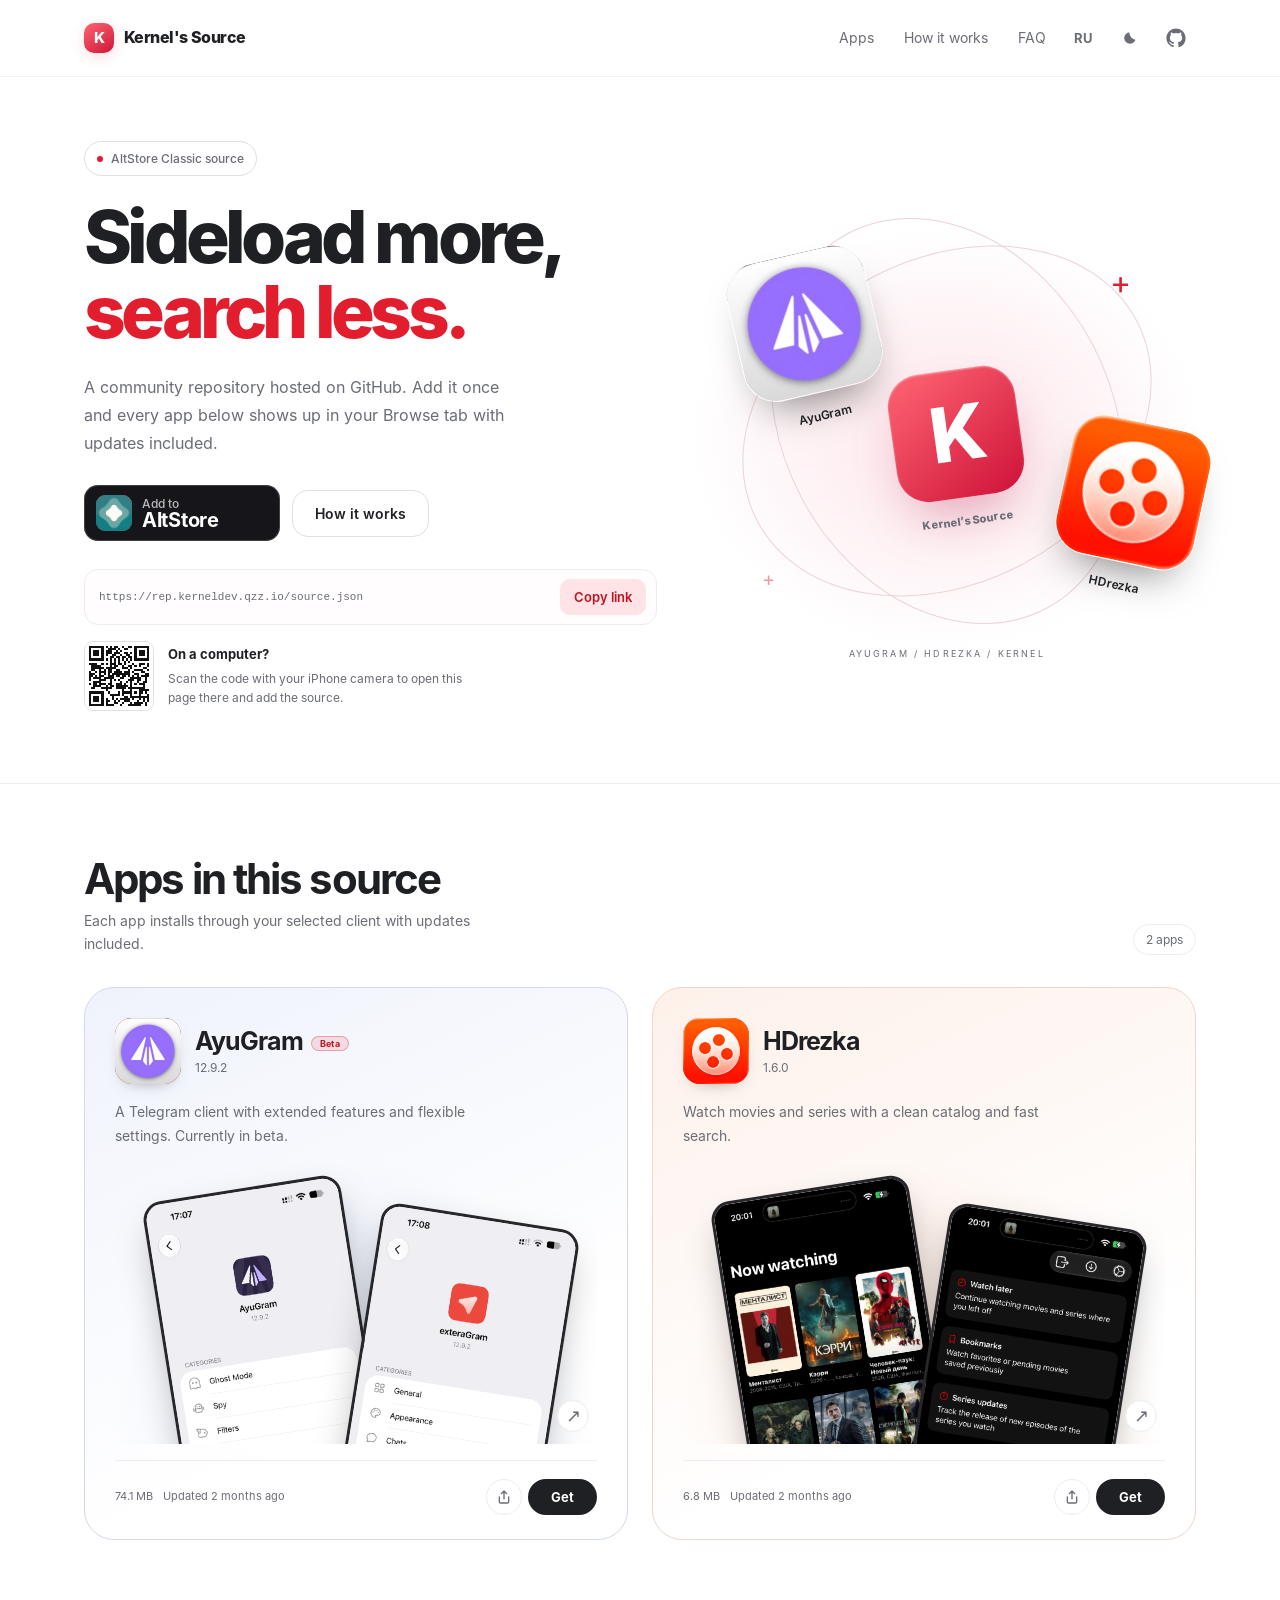
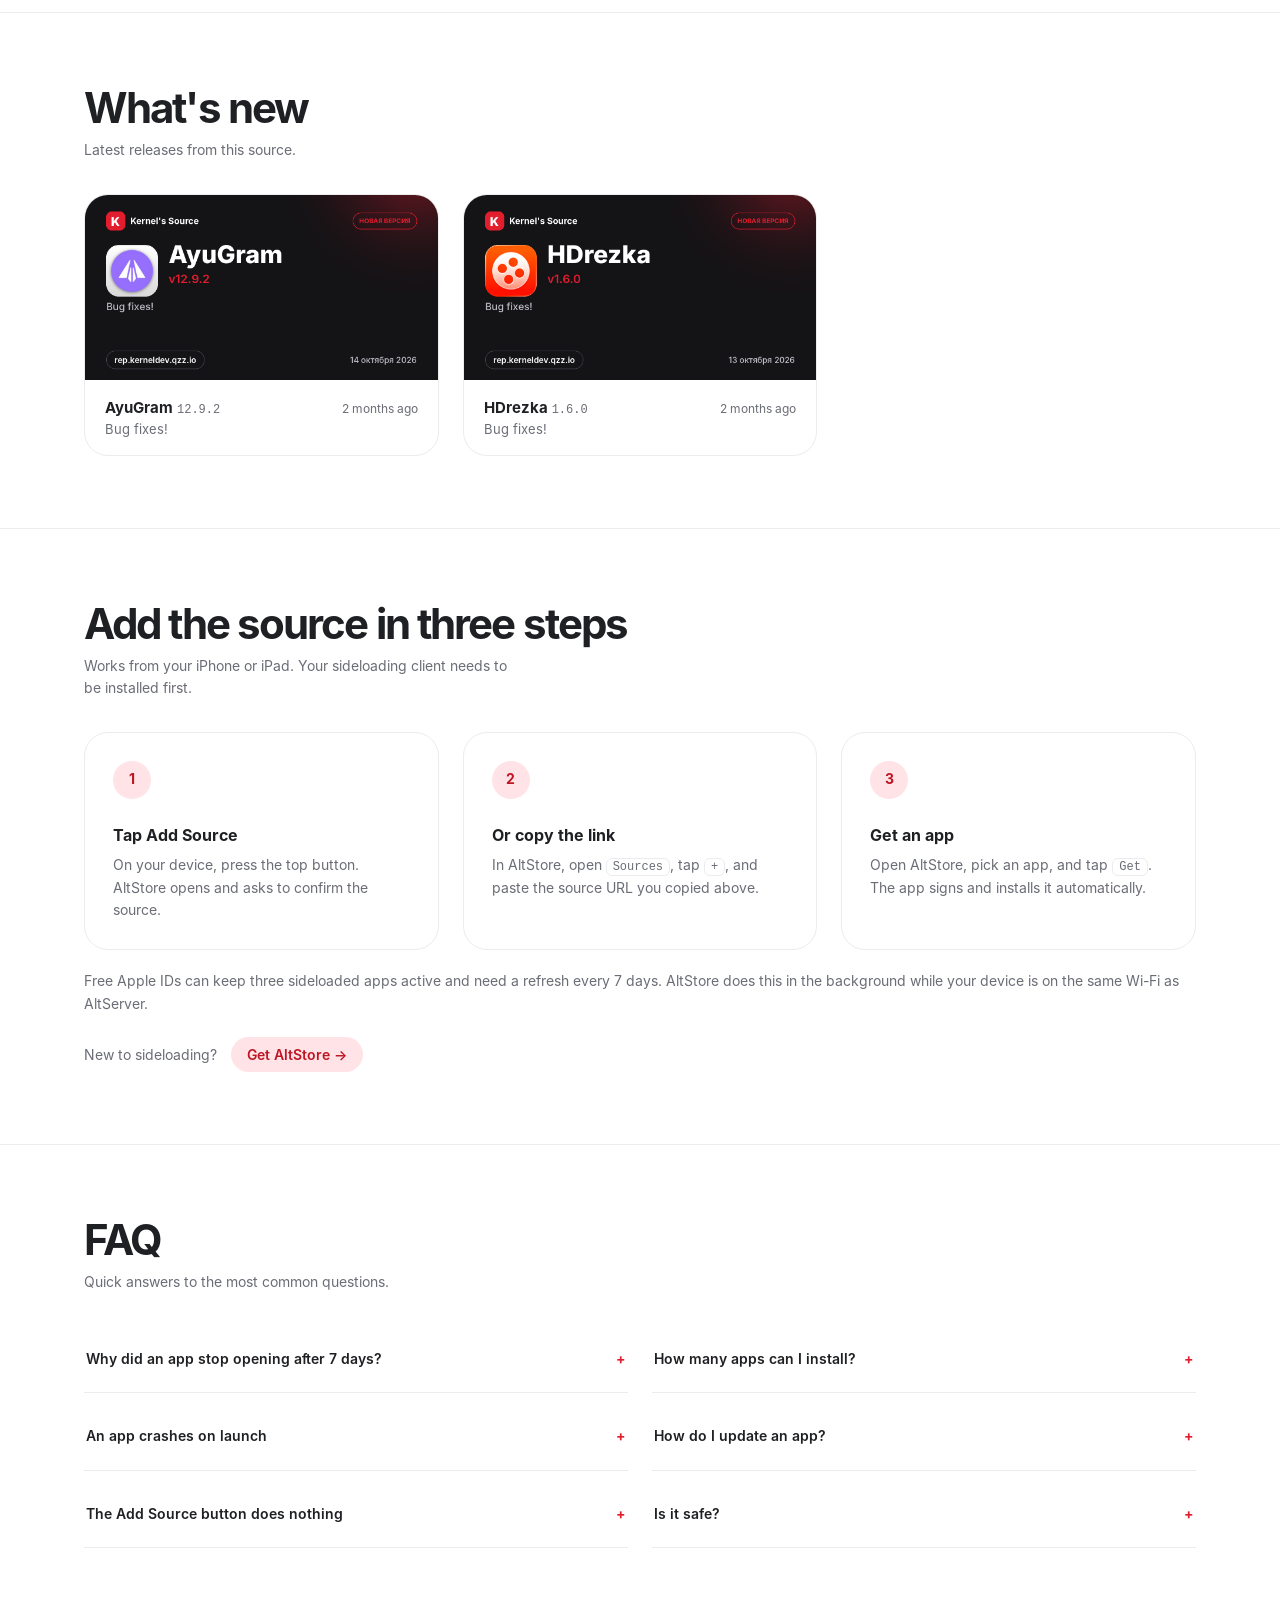
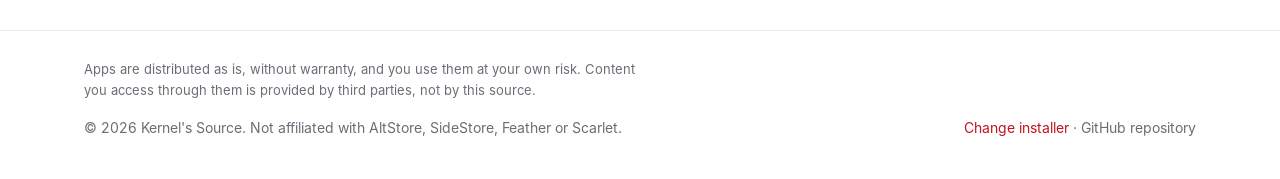
<file: index.html>
<!DOCTYPE html>
<html lang="en">
<head>
<meta charset="utf-8">
<meta name="viewport" content="width=device-width, initial-scale=1, viewport-fit=cover">
<title>Kernel's Source — AltStore Classic repository</title>
<meta name="description" content="Community AltStore / SideStore source with HDRezka and AyuGram. Источник приложений для AltStore и SideStore.">
<meta name="theme-color" content="#e11d2e">

<!-- Open Graph / Twitter (Telegram, Discord, iMessage previews) -->
<meta property="og:type" content="website">
<meta property="og:site_name" content="Kernel's Source">
<meta property="og:title" content="Kernel's Source — AltStore / SideStore source">
<meta property="og:description" content="HDRezka, AyuGram and more. Add the source once, get updates automatically. Источник приложений для AltStore и SideStore.">
<meta property="og:url" content="https://rep.kerneldev.qzz.io/">
<meta property="og:image" content="https://rep.kerneldev.qzz.io/assets/og.png">
<meta property="og:image:width" content="1200">
<meta property="og:image:height" content="630">
<meta name="twitter:card" content="summary_large_image">
<meta name="twitter:title" content="Kernel's Source — AltStore / SideStore source">
<meta name="twitter:description" content="HDRezka, AyuGram and more. Add the source once, get updates automatically.">
<meta name="twitter:image" content="https://rep.kerneldev.qzz.io/assets/og.png">

<link rel="icon" href="data:image/svg+xml,%3Csvg xmlns='http://www.w3.org/2000/svg' viewBox='0 0 100 100'%3E%3Crect width='100' height='100' rx='24' fill='%23e11d2e'/%3E%3Ctext x='50' y='68' font-size='56' text-anchor='middle' fill='white' font-family='sans-serif' font-weight='800'%3EK%3C/text%3E%3C/svg%3E">
<link rel="apple-touch-icon" href="assets/icons/apple-touch-icon.png">
<link rel="manifest" href="manifest.webmanifest">
<meta name="apple-mobile-web-app-capable" content="yes">
<meta name="apple-mobile-web-app-title" content="Kernel's Source">
<link rel="preload" href="assets/fonts/inter-400.woff" as="font" type="font/woff" crossorigin>
<link rel="preload" href="assets/fonts/inter-700.woff" as="font" type="font/woff" crossorigin>
<script src="https://telegram.org/js/telegram-web-app.js"></script>
<style>
/* Inter, subset to Latin + Cyrillic and served locally (no Google Fonts requests) */
@font-face{font-family:Inter;font-weight:400;font-style:normal;font-display:swap;src:url(assets/fonts/inter-400.woff) format("woff")}
@font-face{font-family:Inter;font-weight:500;font-style:normal;font-display:swap;src:url(assets/fonts/inter-500.woff) format("woff")}
@font-face{font-family:Inter;font-weight:600;font-style:normal;font-display:swap;src:url(assets/fonts/inter-600.woff) format("woff")}
@font-face{font-family:Inter;font-weight:700;font-style:normal;font-display:swap;src:url(assets/fonts/inter-700.woff) format("woff")}
@font-face{font-family:Inter;font-weight:800;font-style:normal;font-display:swap;src:url(assets/fonts/inter-800.woff) format("woff")}

:root{
  --bg:#ffffff; --surface:#ffffff; --tint:#fff4f5; --line:#ececee; --line-strong:#e0e0e4;
  --text:#1f2023; --muted:#6b6d76; --red:#e11d2e; --red-dark:#bf1523; --red-soft:#ffe3e6;
  --shadow:0 1px 2px rgba(31,32,35,.04),0 8px 24px -12px rgba(31,32,35,.12);
  --ring:rgba(225,29,46,.35); --skel:#f0f0f2; --skel-hi:#fafafb;
  --mono:ui-monospace,SFMono-Regular,Menlo,Consolas,"Liberation Mono",monospace; color-scheme:light;
}
@media (prefers-color-scheme:dark){
  :root:not([data-theme="light"]){
    --bg:#141316; --surface:#1b1a1e; --tint:#241719; --line:#2a292e; --line-strong:#38363d;
    --text:#f3f2f4; --muted:#a2a1aa; --red:#ff3b4d; --red-dark:#ff6b79; --red-soft:#3a1a1e;
    --shadow:0 1px 2px rgba(0,0,0,.3),0 8px 24px -12px rgba(0,0,0,.5); --skel:#242329; --skel-hi:#2e2d34; color-scheme:dark;
  }
}
:root[data-theme="dark"]{
  --bg:#141316; --surface:#1b1a1e; --tint:#241719; --line:#2a292e; --line-strong:#38363d;
  --text:#f3f2f4; --muted:#a2a1aa; --red:#ff3b4d; --red-dark:#ff6b79; --red-soft:#3a1a1e;
  --shadow:0 1px 2px rgba(0,0,0,.3),0 8px 24px -12px rgba(0,0,0,.5); --skel:#242329; --skel-hi:#2e2d34; color-scheme:dark;
}
*{box-sizing:border-box}
html{scroll-padding-top:72px;scroll-behavior:smooth;-webkit-text-size-adjust:100%}
body{margin:0;background:var(--bg);color:var(--text);font-family:Inter,-apple-system,BlinkMacSystemFont,"Segoe UI",Roboto,sans-serif;line-height:1.6;-webkit-font-smoothing:antialiased;padding-bottom:env(safe-area-inset-bottom,0px);overflow-x:hidden}
body.lock{overflow:hidden}
a{color:inherit;text-decoration:none}
img{max-width:100%}
button{font-family:inherit;color:inherit}
:focus-visible{outline:3px solid var(--ring);outline-offset:2px;border-radius:8px}
.wrap{max-width:1040px;margin:0 auto;padding:0 max(24px,env(safe-area-inset-left,0px)) 0 max(24px,env(safe-area-inset-right,0px))}
.hidden{display:none!important}
.sr{position:absolute;width:1px;height:1px;overflow:hidden;clip:rect(0 0 0 0);white-space:nowrap}

/* modal */
.modal-overlay{position:fixed;inset:0;z-index:1000;background:rgba(0,0,0,.7);backdrop-filter:blur(8px);display:flex;align-items:center;justify-content:center;padding:20px;overflow-y:auto}
.modal-card{position:relative;background:var(--surface);border:1px solid var(--line);border-radius:24px;padding:32px 24px 24px;max-width:400px;width:100%;max-height:100%;overflow-y:auto;text-align:center;box-shadow:var(--shadow)}
.modal-card.wide{max-width:660px;text-align:left;padding:28px 24px 24px}
.modal-card h2{font-size:22px;margin:0 0 8px}
.modal-card p{font-size:14px;color:var(--muted);margin:0 0 20px}
.modal-x{position:absolute;top:10px;right:10px;width:34px;height:34px;border-radius:10px;border:0;background:none;color:var(--muted);font-size:22px;line-height:1;cursor:pointer;z-index:2}
.modal-x:hover{background:var(--tint);color:var(--text)}
.client-opt-btn{width:100%;padding:12px 16px;border-radius:14px;font:600 15px Inter,sans-serif;border:1px solid var(--line);background:var(--tint);color:var(--text);cursor:pointer;margin-bottom:10px;display:flex;align-items:center;transition:border-color .15s,background .15s}
.client-opt-btn:hover{border-color:var(--red);background:var(--red-soft)}
.client-opt-btn.sel{border-color:var(--red)}
.client-opt-btn .ci{width:30px;height:30px;border-radius:8px;flex:none;display:grid;place-items:center;overflow:hidden;background:var(--red);color:#fff;font-weight:800;font-size:14px;position:relative}
.client-opt-btn .ci img{position:absolute;inset:0;width:100%;height:100%;object-fit:cover}
.client-opt-btn .ci svg{width:18px;height:18px}
.client-opt-btn span.t{flex:1;text-align:left;margin-left:12px}
.get-altstore{margin-top:22px;display:flex;align-items:center;gap:14px;flex-wrap:wrap;font-size:14px;color:var(--muted)}

/* nav */
nav{position:sticky;top:0;z-index:10;padding-top:env(safe-area-inset-top,0px);background:color-mix(in srgb,var(--bg) 88%,transparent);-webkit-backdrop-filter:blur(12px);backdrop-filter:blur(12px);border-bottom:1px solid var(--line)}
.nav-in{display:flex;align-items:center;justify-content:space-between;height:64px}
.brand{display:flex;align-items:center;gap:10px;font-weight:700;letter-spacing:-.01em}
.logo{width:30px;height:30px;border-radius:9px;background:var(--red);display:grid;place-items:center;color:#fff;font-weight:800;font-size:15px;overflow:hidden;position:relative}
.logo img{position:absolute;inset:0;width:100%;height:100%;object-fit:cover}
.nav-r{display:flex;align-items:center;gap:6px}
.icon-btn{width:40px;height:40px;border-radius:10px;display:grid;place-items:center;color:var(--muted);border:1px solid transparent;background:none;cursor:pointer}
.icon-btn:hover{color:var(--text);border-color:var(--line);background:var(--tint)}
.lang-btn{font:700 13px Inter,sans-serif;letter-spacing:.02em;overflow:hidden}
.lb{display:inline-block;will-change:transform}
/* language wave: ring that travels with the reveal circle */
.lang-wave{position:fixed;pointer-events:none;border-radius:50%;z-index:3000;view-transition-name:lang-wave;transform:scale(.001);opacity:0;
  background:radial-gradient(circle closest-side,transparent 92%,color-mix(in srgb,var(--red) 10%,transparent) 96%,color-mix(in srgb,var(--red) 55%,transparent) 99%,transparent 100%)}
::view-transition-group(lang-wave),::view-transition-new(lang-wave){animation:none;mix-blend-mode:normal}
::view-transition-old(lang-wave){display:none}
.nav-link{font-size:14px;color:var(--muted);padding:8px 12px;border-radius:10px}
.nav-link:hover{color:var(--text);background:var(--tint)}

/* hero */
.hero{padding:72px 24px 56px;text-align:center}
.pill{display:inline-flex;align-items:center;gap:8px;font-size:13px;font-weight:500;color:var(--red-dark);background:var(--red-soft);padding:6px 12px;border-radius:99px}
.pill i{width:6px;height:6px;border-radius:50%;background:var(--red)}
h1{font-size:clamp(34px,6vw,64px);line-height:1.06;letter-spacing:-.04em;font-weight:800;margin:20px auto 16px;max-width:15ch;text-wrap:balance}
h1 span{color:var(--red)}
.sub{font-size:clamp(15px,2vw,18px);color:var(--muted);max-width:54ch;margin:0 auto 28px}
.cta-row{display:flex;gap:12px;justify-content:center;align-items:center;flex-wrap:wrap}
.btn{display:inline-flex;align-items:center;gap:10px;font:600 15px Inter,sans-serif;padding:14px 22px;border-radius:14px;border:1px solid var(--line-strong);background:var(--surface);color:var(--text);cursor:pointer;transition:background .15s,border-color .15s,transform .15s}
.btn:hover{background:var(--tint);border-color:var(--red)}
.btn:active{transform:scale(.98)}
.src{margin:36px auto 0;max-width:620px;background:var(--surface);border:1px solid var(--line);border-radius:16px;box-shadow:var(--shadow);padding:14px 14px 14px 20px;display:flex;align-items:center;gap:12px;text-align:left}
.src code{flex:1;min-width:0;font:400 13px var(--mono);color:var(--muted);overflow:hidden;text-overflow:ellipsis;white-space:nowrap}
.src button{flex:none;font:600 13px Inter,sans-serif;color:var(--red-dark);background:var(--red-soft);border:0;border-radius:10px;padding:10px 14px;cursor:pointer}
.src button:hover{filter:brightness(.97)}
.desk{margin:20px auto 0;max-width:620px;display:flex;align-items:center;gap:18px;text-align:left;background:var(--tint);border:1px solid var(--line);border-radius:16px;padding:16px 18px}
.desk .qr{flex:none;width:112px;height:112px;border-radius:10px;overflow:hidden;background:#fff;border:1px solid var(--line-strong)}
.desk .qr svg{display:block;width:100%;height:100%}
.desk h3{margin:0 0 4px;font-size:15px}
.desk p{margin:0;color:var(--muted);font-size:14px}
::view-transition-old(root),::view-transition-new(root){animation:none;mix-blend-mode:normal}
::view-transition-old(root){z-index:1}::view-transition-new(root){z-index:2}
.theme-ic{overflow:visible}
.theme-ic .core{transform-origin:12px 12px;transform:scale(1);transition:transform .6s cubic-bezier(.4,0,.2,1)}
.theme-ic .cut{transform:translate(16px,-16px);transition:transform .6s cubic-bezier(.4,0,.2,1)}
.theme-ic .rays{transform-origin:12px 12px;transition:transform .6s cubic-bezier(.4,0,.2,1),opacity .4s}
:root[data-theme="light"] .theme-ic .core{transform:scale(1.55)}
:root[data-theme="light"] .theme-ic .cut{transform:translate(0,0)}
:root[data-theme="light"] .theme-ic .rays{transform:rotate(-90deg) scale(.4);opacity:0}
:root[data-theme="dark"] .theme-ic .rays{transform:rotate(0) scale(1);opacity:1}
.icon-btn.glow{animation:glow .9s ease-out}
@keyframes glow{0%{box-shadow:0 0 0 0 var(--glow),0 0 12px 2px var(--glow)}100%{box-shadow:0 0 0 34px transparent,0 0 40px 22px transparent}}
.cta-row .badge-link{display:flex;align-items:center;min-height:56px}
.badge-link svg,.badge-link img{display:block}
.inst-txt{font:600 14px Inter,sans-serif;color:var(--red-dark);background:var(--red-soft);padding:9px 16px;border-radius:99px}
.inst-txt:hover{background:var(--red);color:#fff}
.badge-link{display:inline-block;line-height:0;border-radius:12px;transition:opacity .15s,transform .15s}
.badge-link:hover{opacity:.88}
.badge-link:active{transform:scale(.98)}

/* sections */
section{padding:56px 0;border-top:1px solid var(--line)}
.sec-head{display:flex;justify-content:space-between;align-items:end;gap:16px;margin-bottom:28px;flex-wrap:wrap}
h2{font-size:clamp(26px,4vw,34px);letter-spacing:-.03em;line-height:1.1;margin:0 0 8px}
.sec-head p{margin:0;color:var(--muted);max-width:48ch}
.count{font-size:14px;color:var(--muted)}

/* what's new */
.latest{display:grid;gap:10px}
.lt{display:flex;align-items:center;gap:14px;width:100%;text-align:left;background:var(--surface);border:1px solid var(--line);border-radius:16px;padding:12px 16px;cursor:pointer;transition:border-color .15s}
.lt:hover{border-color:var(--red)}
.lt .app-icon{width:44px;height:44px;border-radius:11px;font-size:18px}
.lt .lt-b{min-width:0;flex:1}
.lt .lt-t{display:flex;gap:8px;align-items:baseline;flex-wrap:wrap;font-weight:600;font-size:15px}
.lt .lt-t small{font:400 12px var(--mono);color:var(--muted)}
.lt .lt-d{font-size:13px;color:var(--muted);overflow:hidden;text-overflow:ellipsis;white-space:nowrap}
.lt .lt-when{font-size:13px;color:var(--muted);flex:none}

/* news cards (generated by scripts/sync_release.py) */
.news{display:grid;grid-template-columns:repeat(auto-fill,minmax(min(100%,300px),1fr));gap:14px}
.nc{display:flex;flex-direction:column;justify-content:flex-start;align-items:stretch;width:100%;text-align:left;background:var(--surface);border:1px solid var(--line);border-radius:18px;overflow:hidden;cursor:pointer;padding:0;transition:border-color .15s,transform .15s}
.nc:hover{border-color:var(--red);transform:translateY(-2px)}
.nc img{display:block;width:100%;aspect-ratio:1200/630;object-fit:cover;background:var(--tint)}
.nc .nb{padding:12px 14px 14px}
.nc .nt{display:flex;justify-content:space-between;gap:10px;align-items:baseline;font-weight:700;font-size:15px}
.nc .nt small{font:400 12px var(--mono);color:var(--muted);flex:none}
.nc .nt>small{font:400 12px Inter,sans-serif}
.nc .nb{display:block}
.nc .nn{display:-webkit-box;-webkit-line-clamp:2;-webkit-box-orient:vertical;overflow:hidden;font-size:13px;color:var(--muted);margin-top:4px}

/* toolbar */
.toolbar{display:flex;gap:12px;flex-wrap:wrap;align-items:center;margin-bottom:20px}
.search{position:relative;flex:1 1 220px;min-width:0}
.search input{width:100%;font:500 15px Inter,sans-serif;color:var(--text);background:var(--surface);border:1px solid var(--line-strong);border-radius:14px;padding:12px 16px 12px 42px;outline-offset:2px}
.search input::placeholder{color:var(--muted)}
.search svg{position:absolute;left:14px;top:50%;transform:translateY(-50%);width:18px;height:18px;color:var(--muted);pointer-events:none}
.chips{display:flex;gap:8px;flex-wrap:wrap}
.chip{font:600 13px Inter,sans-serif;border:1px solid var(--line-strong);background:var(--surface);color:var(--muted);padding:8px 14px;border-radius:99px;cursor:pointer;transition:background .15s,color .15s,border-color .15s}
.chip:hover{border-color:var(--red);color:var(--text)}
.chip[aria-pressed="true"]{background:var(--red-soft);border-color:var(--red);color:var(--red-dark)}
.empty{padding:40px 0;text-align:center;color:var(--muted)}
.err{display:flex;align-items:center;gap:12px;flex-wrap:wrap;margin-bottom:16px;padding:12px 16px;border-radius:14px;background:var(--red-soft);color:var(--red-dark);font-size:14px}
.err button{font:700 13px Inter,sans-serif;color:var(--red-dark);background:var(--surface);border:1px solid var(--line-strong);border-radius:10px;padding:6px 12px;cursor:pointer}

/* cards */
.grid{display:grid;grid-template-columns:repeat(auto-fill,minmax(min(100%,280px),1fr));gap:16px}
.card{background:var(--surface);border:1px solid var(--line);border-radius:20px;padding:20px;box-shadow:var(--shadow);display:flex;flex-direction:column;gap:14px;transition:border-color .15s}
.card:hover{border-color:var(--red)}
.card-top{display:flex;gap:14px;align-items:center;width:100%;text-align:left;background:none;border:0;padding:0;cursor:pointer}
.app-icon{position:relative;overflow:hidden;width:56px;height:56px;border-radius:14px;flex:none;display:grid;place-items:center;color:#fff;font-weight:800;font-size:22px;background:linear-gradient(145deg,var(--red),#7d0c17)}
.app-icon img{position:absolute;inset:0;width:100%;height:100%;object-fit:cover}
.beta{display:inline-block;vertical-align:2px;margin-left:8px;font:700 11px Inter,sans-serif;letter-spacing:.02em;color:var(--red-dark);background:color-mix(in srgb,var(--red) 12%,transparent);border:1px solid color-mix(in srgb,var(--red) 32%,transparent);padding:1px 8px;border-radius:99px}
.card .h{display:block;font-weight:700;font-size:16px;letter-spacing:-.01em}
.ver{display:block;font:400 12px var(--mono);color:var(--muted)}
.card p{margin:0;color:var(--muted);font-size:14px;flex:1}
.card-foot{display:flex;align-items:center;justify-content:space-between;gap:10px 12px;flex-wrap:wrap}
.meta{font-size:13px;color:var(--muted);display:flex;flex-wrap:wrap;gap:2px 10px;min-width:0;flex:1 1 100%}
.meta span{white-space:nowrap}
.acts{margin-left:auto}
.acts{display:flex;align-items:center;gap:6px;flex:none}
.ico-sm{width:36px;height:36px;border-radius:99px;display:grid;place-items:center;border:1px solid var(--line);background:none;color:var(--muted);cursor:pointer}
.ico-sm:hover{color:var(--red-dark);border-color:var(--red);background:var(--red-soft)}
.ico-sm svg{width:16px;height:16px}
.get{font:700 14px Inter,sans-serif;color:var(--red-dark);background:var(--red-soft);padding:9px 22px;border-radius:99px;transition:background .15s,color .15s;display:inline-block}
.get:hover{background:var(--red);color:#fff}
.skel{pointer-events:none}
.sk{border-radius:10px;background:linear-gradient(90deg,var(--skel) 0%,var(--skel-hi) 50%,var(--skel) 100%);background-size:200% 100%;animation:sk 1.3s ease-in-out infinite}
@keyframes sk{0%{background-position:200% 0}100%{background-position:-200% 0}}

/* details */
.d-head{display:flex;gap:16px;align-items:center;margin-bottom:6px;padding-right:30px}
.d-head .app-icon{width:72px;height:72px;border-radius:18px;font-size:28px}
.d-head h2{margin:0}
.d-act{display:flex;gap:10px;align-items:center;flex-wrap:wrap;margin:16px 0 4px}
.shots{display:flex;gap:10px;overflow-x:auto;scroll-snap-type:x mandatory;padding-bottom:8px;-webkit-overflow-scrolling:touch}
.shots img{height:300px;width:auto;border-radius:14px;border:1px solid var(--line);scroll-snap-align:start;flex:none;background:var(--tint)}
.d-sec{margin-top:24px}
.d-sec h4{margin:0 0 10px;font-size:12px;text-transform:uppercase;letter-spacing:.07em;color:var(--muted)}
.notes{white-space:pre-wrap;word-break:break-word;font-size:14px;margin:0;color:var(--text)}
.d-desc{font-size:14px;color:var(--muted);margin:12px 0 0}
.info{display:grid;grid-template-columns:repeat(auto-fit,minmax(120px,1fr));gap:12px 18px;margin:0}
.info>div{min-width:0}
.info dt{font-size:12px;color:var(--muted)}
.info dd{margin:0;font-size:14px;font-weight:600;word-break:break-all}
.info .wide{grid-column:1/-1}
.hash{display:flex;gap:8px;align-items:center}
.hash code{font:400 12px var(--mono);word-break:break-all;font-weight:400;flex:1}
.hash button{flex:none;font:700 12px Inter,sans-serif;color:var(--red-dark);background:var(--red-soft);border:0;border-radius:8px;padding:5px 10px;cursor:pointer}
.hist{list-style:none;margin:0;padding:0;display:grid;gap:6px}
.hist li{display:flex;gap:10px;align-items:center;justify-content:space-between;flex-wrap:wrap;font-size:13px;color:var(--muted);border:1px solid var(--line);border-radius:12px;padding:8px 12px}
.hist b{color:var(--text);font:600 13px var(--mono)}
.hist a{color:var(--red-dark);font-weight:700}
.hist a:hover{text-decoration:underline}

/* steps */
.steps{display:grid;grid-template-columns:repeat(auto-fit,minmax(min(100%,220px),1fr));gap:16px;counter-reset:s;list-style:none;padding:0;margin:0}
.steps li{counter-increment:s;background:var(--tint);border-radius:20px;padding:20px;border:1px solid var(--line)}
.steps li::before{content:counter(s);display:grid;place-items:center;width:30px;height:30px;border-radius:50%;background:var(--red);color:#fff;font-weight:700;font-size:13px;margin-bottom:14px}
.steps h3{margin:0 0 6px;font-size:16px}
.steps p{margin:0;color:var(--muted);font-size:14px}
.steps code{font:400 12px var(--mono);background:var(--surface);border:1px solid var(--line);padding:1px 6px;border-radius:6px}
.note{margin-top:20px;font-size:14px;color:var(--muted)}

/* faq */
.faq{max-width:760px}
.faq details{border:1px solid var(--line);border-radius:16px;padding:0 18px;background:var(--surface);margin-bottom:10px}
.faq details[open]{border-color:var(--line-strong)}
.faq summary{cursor:pointer;padding:16px 0;font-weight:600;list-style:none;display:flex;justify-content:space-between;gap:12px}
.faq summary::-webkit-details-marker{display:none}
.faq summary::after{content:"+";color:var(--red);font-weight:700;flex:none}
.faq details[open] summary::after{content:"\2013"}
.faq details p{margin:0 0 16px;color:var(--muted);font-size:14px}
.comm{display:flex;gap:12px;flex-wrap:wrap}

footer{border-top:1px solid var(--line);padding:28px 0 40px;color:var(--muted);font-size:14px}
.disc{margin:0 0 16px;font-size:13px;max-width:70ch}
.foot-in{display:flex;justify-content:space-between;gap:16px;flex-wrap:wrap}
.foot-in a:hover{color:var(--red)}
.foot-in .chg{color:var(--red-dark)}
.toast{position:fixed;left:50%;bottom:calc(24px + env(safe-area-inset-bottom,0px));transform:translate(-50%,20px);max-width:calc(100% - 32px);text-align:center;background:var(--text);color:var(--bg);padding:10px 18px;border-radius:12px;font-size:14px;font-weight:500;opacity:0;pointer-events:none;transition:.2s;z-index:2000}
.toast.on{opacity:1;transform:translate(-50%,0)}
@media (max-width:560px){
  .hero{padding:48px 24px 36px}.nav-link{display:none}.src{padding:12px 12px 12px 16px}
  .desk{flex-direction:column;text-align:center}
  .shots img{height:240px}
  .lt .lt-when{display:none}
  .modal-card.wide{padding:24px 18px 18px}
}
@media (prefers-reduced-motion:reduce){*{transition:none!important;scroll-behavior:auto!important;animation:none!important}}
</style>
<link rel="stylesheet" href="assets/offline.css">
<link rel="stylesheet" href="assets/showcase.css">
</head>
<body>

<!-- installer picker -->
<div id="onboardingModal" class="modal-overlay hidden" role="dialog" aria-modal="true" aria-labelledby="mTitle">
  <div class="modal-card">
    <button class="modal-x" type="button" data-i18n-aria="close" aria-label="Close" onclick="closeModal()">×</button>
    <h2 id="mTitle" data-i18n="m_title">Choose installer</h2>
    <p data-i18n="m_p">Select your sideloading client so the buttons open the right app.</p>
    <div id="clientList"></div>
  </div>
</div>

<!-- app details -->
<div id="detailModal" class="modal-overlay hidden" role="dialog" aria-modal="true" aria-labelledby="dTitle">
  <div class="modal-card wide" id="detailCard">
    <button class="modal-x" id="detailX" type="button" data-i18n-aria="close" aria-label="Close">×</button>
    <div id="detailBody"></div>
  </div>
</div>

<nav>
  <div class="wrap nav-in">
    <a class="brand" href="#top" aria-label="Kernel's Source home">
      <span class="logo" aria-hidden="true">K</span>
      Kernel's Source
    </a>
    <div class="nav-r">
      <a class="nav-link" href="#apps" data-i18n="nav_apps">Apps</a>
      <a class="nav-link" href="#how" data-i18n="nav_how">How it works</a>
      <a class="nav-link" href="#faq" data-i18n="nav_faq">FAQ</a>
      <button class="icon-btn lang-btn" id="langBtn" type="button" onclick="toggleLang()"><span class="lb" id="langLbl">RU</span></button>
      <button class="icon-btn" id="themeBtn" type="button" onclick="toggleTheme()"><svg class="theme-ic" width="20" height="20" viewBox="0 0 24 24" fill="none" stroke="currentColor" stroke-width="2" stroke-linecap="round" aria-hidden="true"><mask id="moonMask"><rect x="-4" y="-4" width="32" height="32" fill="#fff"/><circle class="cut" cx="17" cy="8" r="5.5" fill="#000" stroke="none"/></mask><circle class="core" cx="12" cy="12" r="4.5" fill="currentColor" stroke="none" mask="url(#moonMask)"/><g class="rays"><path d="M12 2v2.2M12 19.8V22M4.9 4.9l1.5 1.5M17.6 17.6l1.5 1.5M2 12h2.2M19.8 12H22M4.9 19.1l1.5-1.5M17.6 6.4l1.5-1.5"/></g></svg></button>
      <a class="icon-btn" href="https://github.com/kkerneldev/repkernel" data-i18n-aria="gh_aria" aria-label="View repository on GitHub" target="_blank" rel="noopener">
        <svg width="20" height="20" viewBox="0 0 24 24" fill="currentColor"><path d="M12 .5C5.65.5.5 5.65.5 12c0 5.08 3.29 9.39 7.86 10.91.58.1.79-.25.79-.56v-2c-3.2.7-3.87-1.37-3.87-1.37-.52-1.33-1.28-1.69-1.28-1.69-1.04-.71.08-.7.08-.7 1.15.08 1.76 1.18 1.76 1.18 1.03 1.76 2.69 1.25 3.35.96.1-.74.4-1.25.73-1.54-2.55-.29-5.24-1.28-5.24-5.69 0-1.26.45-2.28 1.18-3.09-.12-.29-.51-1.46.11-3.05 0 0 .97-.31 3.17 1.18a11 11 0 0 1 5.78 0c2.2-1.49 3.17-1.18 3.17-1.18.62 1.59.23 2.76.11 3.05.74.81 1.18 1.83 1.18 3.09 0 4.42-2.69 5.39-5.25 5.68.41.36.78 1.06.78 2.14v3.17c0 .31.21.67.8.56A11.5 11.5 0 0 0 23.5 12C23.5 5.65 18.35.5 12 .5z"/></svg>
      </a>
    </div>
  </div>
</nav>

<main id="top">
  <header class="hero wrap">
    <div class="hero-layout"><div class="hero-copy">
    <span class="pill"><i></i><span id="pillTxt">AltStore Classic source</span></span>
    <h1 data-i18n-html="h1">Sideload more, <span>search less.</span></h1>
    <p class="sub" data-i18n="sub">A community repository hosted on GitHub. Add it once and every app below shows up in your Browse tab with updates included.</p>
    <div class="cta-row">
      <a class="badge-link" id="addBtn" href="#" aria-label="Add to Source">
        <svg id="addSvg" width="196" height="56" viewBox="0 0 196 56" aria-hidden="true"><rect width="196" height="56" rx="14" fill="#16151a"/><rect x=".5" y=".5" width="195" height="55" rx="13.5" fill="none" stroke="#fff" stroke-opacity=".18"/><clipPath id="ic"><rect x="12" y="10" width="36" height="36" rx="9"/></clipPath><rect x="12" y="10" width="36" height="36" rx="9" fill="#e11d2e"/><image id="badgeLogo" x="12" y="10" width="36" height="36" clip-path="url(#ic)" href=""/><text id="badgeAdd" x="58" y="23" fill="#fff" fill-opacity=".7" font-family="Inter,sans-serif" font-size="12" font-weight="500">Add to</text><text x="58" y="42" fill="#fff" font-family="Inter,sans-serif" font-size="20" font-weight="700" letter-spacing="-.3" id="badgeText">AltStore</text></svg>
      </a>
      <a class="btn" href="#how" data-i18n="btn_how">How it works</a>
    </div>
    <div class="src">
      <code id="srcUrl"></code>
      <button type="button" id="copyBtn" data-i18n="copy">Copy link</button>
    </div>
    <div class="desk hidden" id="desk">
      <div class="qr" id="qr" role="img" data-i18n-aria="qr_aria" aria-label="QR code with a link to this page"></div>
      <div>
        <h3 data-i18n="desk_h">On a computer?</h3>
        <p data-i18n="desk_p">Scan the code with your iPhone camera to open this page there and add the source.</p>
      </div>
    </div>
    </div>
    <div class="hero-art" aria-label="AyuGram &amp; HDrezka">
      <div class="orbit orbit-one" aria-hidden="true"></div><div class="orbit orbit-two" aria-hidden="true"></div>
      <span class="art-spark spark-one" aria-hidden="true">+</span><span class="art-spark spark-two" aria-hidden="true">+</span>
      <div class="kernel-tile" aria-hidden="true">K<span>Kernel’s Source</span></div>
      <a class="floating-app float-ayu" href="#app=org.ayugram.app" aria-label="AyuGram"><img src="assets/apps/org.ayugram.app.png" alt="" width="160" height="160"><span>AyuGram</span></a>
      <a class="floating-app float-rezka" href="#app=me.keet.HDRezka" aria-label="HDrezka"><img src="assets/apps/me.keet.HDRezka.png" alt="" width="160" height="160"><span>HDrezka</span></a>
      <span class="art-caption" aria-hidden="true">AYUGRAM / HDREZKA / KERNEL</span>
    </div></div>
  </header>

  <section id="apps">
    <div class="wrap">
      <div class="sec-head">
        <div>
          <h2 data-i18n="apps_h">Apps in this source</h2>
          <p data-i18n="apps_p">Each app installs through your selected client with updates included.</p>
        </div>
        <span class="count" id="count"></span>
      </div>
      <div class="err hidden" id="errBar" role="alert"><span data-i18n="err">Couldn't refresh the app list. Showing saved data.</span><button type="button" id="retryBtn" data-i18n="retry">Retry</button></div>
      <div class="toolbar hidden" id="toolbar">
        <label class="search"><span class="sr" data-i18n="search_ph">Search apps</span>
          <svg viewBox="0 0 24 24" fill="none" stroke="currentColor" stroke-width="2" stroke-linecap="round" aria-hidden="true"><circle cx="11" cy="11" r="7"/><path d="M20 20l-3.5-3.5"/></svg>
          <input id="q" type="search" autocomplete="off" data-i18n-ph="search_ph" placeholder="Search apps">
        </label>
        <div class="chips" id="chips"></div>
      </div>
      <div class="grid" id="grid" aria-live="polite"></div>
    </div>
  </section>

  <section id="latest" class="hidden">
    <div class="wrap">
      <div class="sec-head">
        <div>
          <h2 data-i18n="latest_h">What's new</h2>
          <p data-i18n="latest_p">Latest releases from this source.</p>
        </div>
      </div>
      <div class="latest" id="latestList"></div>
    </div>
  </section>

  <section id="how">
    <div class="wrap">
      <div class="sec-head">
        <div>
          <h2 data-i18n="how_h">Add the source in three steps</h2>
          <p data-i18n="how_p">Works from your iPhone or iPad. Your sideloading client needs to be installed first.</p>
        </div>
      </div>
      <ol class="steps">
        <li><h3 data-i18n="s1h">Tap Add Source</h3><p id="st1"></p></li>
        <li><h3 data-i18n="s2h">Or copy the link</h3><p id="st2"></p></li>
        <li><h3 data-i18n="s3h">Get an app</h3><p id="st3"></p></li>
      </ol>
      <p class="note" id="note"></p>
      <div class="get-altstore" id="getInst"><span data-i18n="newbie">New to sideloading?</span><a id="instLink" class="inst-txt" href="https://altstore.io" target="_blank" rel="noopener"></a></div>
    </div>
  </section>

  <section id="faq">
    <div class="wrap">
      <div class="sec-head">
        <div>
          <h2 data-i18n="faq_h">FAQ</h2>
          <p data-i18n="faq_p">Quick answers to the most common questions.</p>
        </div>
      </div>
      <div class="faq">
        <details><summary data-i18n="q1">Why did an app stop opening after 7 days?</summary><p data-i18n="a1"></p></details>
        <details><summary data-i18n="q2">How many apps can I install?</summary><p data-i18n="a2"></p></details>
        <details><summary data-i18n="q3">An app crashes on launch</summary><p data-i18n="a3"></p></details>
        <details><summary data-i18n="q4">How do I update an app?</summary><p data-i18n="a4"></p></details>
        <details><summary data-i18n="q5">The Add Source button does nothing</summary><p data-i18n="a5"></p></details>
        <details><summary data-i18n="q6">Is it safe?</summary><p data-i18n="a6"></p></details>
      </div>
    </div>
  </section>

  <section id="community" class="hidden">
    <div class="wrap">
      <div class="sec-head">
        <div>
          <h2 data-i18n="comm_h">Community</h2>
          <p data-i18n="comm_p">Questions, bug reports and requests for new apps.</p>
        </div>
      </div>
      <div class="comm">
        <a class="btn hidden" id="tgLink" href="#" target="_blank" rel="noopener" data-i18n="comm_tg">Telegram channel</a>
        <a class="btn hidden" id="donLink" href="#" target="_blank" rel="noopener" data-i18n="comm_don">Support the author</a>
      </div>
    </div>
  </section>
</main>

<footer>
  <div class="wrap">
    <p class="disc" data-i18n="disc"></p>
    <div class="foot-in">
      <span id="copyright"></span>
      <span><a class="chg" href="#" onclick="openModal(); return false;" data-i18n="change">Change installer</a> · <a href="https://github.com/kkerneldev/repkernel" target="_blank" rel="noopener" data-i18n="gh">GitHub repository</a></span>
    </div>
  </div>
</footer>
<div class="toast" id="toast" role="status" aria-live="polite"></div>

<script src="assets/offline.js"></script>
<script src="assets/qr.js"></script>
<script>
/* ---------- config ---------- */
const SOURCE_URL   = "https://rep.kerneldev.qzz.io/source.json";
const CANON_URL    = "https://rep.kerneldev.qzz.io/";
const TELEGRAM_URL = "";                        // e.g. "https://t.me/yourchannel"  (empty = hidden)
const DONATE_URL   = "";                        // e.g. a Boosty / Ko-fi / BuyMeACoffee link (empty = hidden)
const SEARCH_MIN   = 4;                         // search + category filters appear once the source has this many apps

/* fallback list (used if source.json can't be loaded) */
let APPS = [
  { id:"me.keet.HDRezka", name:"HDRezka", version:"1.6.0", sizeBytes:7549747, icon:"https://i.imgur.com/ZhtHgcj.png", play:true, category:"video", ipa:"https://github.com/kkerneldev/repkernel/releases/download/pre-release/hdrezka.ipa", versions:[] },
  { id:"org.ayugram.app", name:"AyuGram", beta:true, version:"12.9.2", sizeBytes:81473126, icon:"https://i.imgur.com/mSWKz6H.png", category:"messengers", ipa:"https://github.com/kkerneldev/repkernel/releases/download/pre-release/AyuGram.ipa", versions:[] }
];
const CATS = { "me.keet.HDRezka":"video", "org.ayugram.app":"messengers" };
const DESC = {
  "me.keet.HDRezka": { en:"Watch movies and series with a clean catalog and fast search.", ru:"Смотрите фильмы и сериалы: удобный каталог и быстрый поиск." },
  "org.ayugram.app": { en:"A Telegram client with extended features and flexible settings. Currently in beta.", ru:"Клиент Telegram с расширенными функциями и гибкими настройками. Сейчас в бете." }
};

/* ---------- i18n ---------- */
const I18N = {
en:{
  doc_title:"Kernel's Source — AltStore Classic repository",
  close:"Close", gh_aria:"View repository on GitHub", qr_aria:"QR code with a link to this page",
  nav_apps:"Apps", nav_how:"How it works", nav_faq:"FAQ",
  theme_light:"Switch to light theme", theme_dark:"Switch to dark theme", lang_aria:"Switch language",
  pill_altstore:"AltStore Classic source", pill_sidestore:"SideStore source", pill_feather:"Feather source", pill_scarlet:"Scarlet source", pill_direct:"Direct .ipa downloads",
  h1:"Sideload more, <span>search less.</span>",
  sub:"A community repository hosted on GitHub. Add it once and every app below shows up in your Browse tab with updates included.",
  add_to:"Add to", add_aria:"Add source to {nm}",
  btn_how:"How it works", copy:"Copy link", copied:"Link copied", copy_manual:"Select the link and copy it manually",
  desk_h:"On a computer?", desk_p:"Scan the code with your iPhone camera to open this page there and add the source.",
  latest_h:"What's new", latest_p:"Latest releases from this source.",
  apps_h:"Apps in this source", apps_p:"Each app installs through your selected client with updates included.",
  search_ph:"Search apps", cat_all:"All", cat_video:"Video", cat_messengers:"Messengers", cat_tools:"Tools", cat_other:"Other",
  empty:"Nothing found", err:"Couldn't refresh the app list. Showing saved data.", retry:"Retry",
  get:"Get", get_aria:"Get {nm}", details:"Details", share:"Share", updated:"Updated {d}", dl_title:"Downloads",
  d_notes:"What's new", d_noNotes:"No release notes provided.", d_shots:"Screenshots", d_info:"Information",
  d_size:"Size", d_min:"Requires", d_min_v:"iOS {v}+", d_upd:"Updated", d_dl:"Downloads", d_bundle:"Bundle ID", d_sha:"SHA-256", d_hist:"Version history", d_ipa:"IPA", copy_sm:"Copy", copied_sm:"Copied",
  m_title:"Choose installer", m_p:"Select your sideloading client so the buttons open the right app.", direct:"Direct links / TrollStore",
  how_h:"Add the source in three steps", how_p:"Works from your iPhone or iPad. Your sideloading client needs to be installed first.",
  s1h:"Tap Add Source", s2h:"Or copy the link", s3h:"Get an app",
  st1:"On your device, press the top button. {nm} opens and asks to confirm the source.",
  st1d:"Pick an app below and tap Get to download its .ipa file.",
  st2:"In {nm}, open <code>Sources</code>, tap <code>+</code>, and paste the source URL you copied above.",
  st2d:"Or add the source manually: copy the URL above and paste it into your installer’s <code>Sources</code>.",
  st3:"Open {nm}, pick an app, and tap <code>Get</code>. The app signs and installs it automatically.",
  st3d:"Install the .ipa with TrollStore or your preferred signing tool.",
  note_alt:"Free Apple IDs can keep three sideloaded apps active and need a refresh every 7 days. AltStore does this in the background while your device is on the same Wi-Fi as AltServer.",
  note_oth:"Free Apple IDs can keep three sideloaded apps active and need a refresh every 7 days. Keep {nm} installed so it can refresh your apps.",
  note_dir:"Apps installed with TrollStore don’t expire. With a signing tool, free Apple IDs need a refresh every 7 days.",
  newbie:"New to sideloading?", get_inst:"Get {nm} →",
  faq_h:"FAQ", faq_p:"Quick answers to the most common questions.",
  q1:"Why did an app stop opening after 7 days?", a1:"Apps signed with a free Apple ID expire after 7 days. Open your installer, go to My Apps and refresh them. AltStore can do this automatically in the background while your device is on the same Wi-Fi as AltServer.",
  q2:"How many apps can I install?", a2:"A free Apple ID allows up to three active sideloaded apps at a time. This is an Apple limit, not a limit of this source.",
  q3:"An app crashes on launch", a3:"Update to the latest version from this source, then delete the app and install it again. If it still crashes, check that your iOS version meets the requirement shown in the app details.",
  q4:"How do I update an app?", a4:"When a new version is published here, your installer shows an update on its own. Open My Apps and tap Update.",
  q5:"The Add Source button does nothing", a5:"Custom links only work on an iPhone or iPad that has your installer, and some in-app browsers (including Telegram) block them. Copy the source link and add it manually in Sources.",
  q6:"Is it safe?", a6:"Apps here are community builds shared as is. When a SHA-256 checksum is published, it is shown in the app details so you can verify your download.",
  comm_h:"Community", comm_p:"Questions, bug reports and requests for new apps.", comm_tg:"Telegram channel", comm_don:"Support the author",
  disc:"Apps are distributed as is, without warranty, and you use them at your own risk. Content you access through them is provided by third parties, not by this source.",
  copyright:"© {y} Kernel's Source. Not affiliated with AltStore, SideStore, Feather or Scarlet.", change:"Change installer", gh:"GitHub repository",
  opening:"Opening in your browser…", manual:"Copy the source link and add it manually.", nothing:"Nothing opened? Copy the source link and add it manually.",
  one_app:"{n} app", n_apps:"{n} apps"
},
ru:{
  doc_title:"Kernel's Source — репозиторий для AltStore Classic",
  close:"Закрыть", gh_aria:"Репозиторий на GitHub", qr_aria:"QR-код со ссылкой на эту страницу",
  nav_apps:"Приложения", nav_how:"Как это работает", nav_faq:"Вопросы",
  theme_light:"Включить светлую тему", theme_dark:"Включить тёмную тему", lang_aria:"Сменить язык",
  pill_altstore:"Источник для AltStore Classic", pill_sidestore:"Источник для SideStore", pill_feather:"Источник для Feather", pill_scarlet:"Источник для Scarlet", pill_direct:"Прямые загрузки .ipa",
  h1:"Ставьте больше, <span>ищите меньше.</span>",
  sub:"Сообщество-репозиторий на GitHub. Добавьте источник один раз, и все приложения ниже появятся во вкладке Browse вместе с обновлениями.",
  add_to:"Добавить в", add_aria:"Добавить источник в {nm}",
  btn_how:"Как это работает", copy:"Скопировать ссылку", copied:"Ссылка скопирована", copy_manual:"Выделите ссылку и скопируйте вручную",
  desk_h:"Открыли с компьютера?", desk_p:"Отсканируйте код камерой iPhone, чтобы открыть эту страницу на телефоне и добавить источник.",
  latest_h:"Что нового", latest_p:"Свежие релизы из этого источника.",
  apps_h:"Приложения в источнике", apps_p:"Каждое приложение ставится через выбранный вами установщик, обновления включены.",
  search_ph:"Поиск приложений", cat_all:"Все", cat_video:"Видео", cat_messengers:"Мессенджеры", cat_tools:"Инструменты", cat_other:"Другое",
  empty:"Ничего не найдено", err:"Не удалось обновить список приложений. Показаны сохранённые данные.", retry:"Повторить",
  get:"Установить", get_aria:"Установить {nm}", details:"Подробнее", share:"Поделиться", updated:"Обновлено {d}", dl_title:"Загрузки",
  d_notes:"Что нового", d_noNotes:"Описание изменений не указано.", d_shots:"Скриншоты", d_info:"Информация",
  d_size:"Размер", d_min:"Требуется", d_min_v:"iOS {v}+", d_upd:"Обновлено", d_dl:"Загрузки", d_bundle:"Bundle ID", d_sha:"SHA-256", d_hist:"История версий", d_ipa:"IPA", copy_sm:"Копировать", copied_sm:"Скопировано",
  m_title:"Выберите установщик", m_p:"Выберите ваш клиент для sideload, и кнопки будут открывать нужное приложение.", direct:"Прямые ссылки / TrollStore",
  how_h:"Добавьте источник за три шага", how_p:"Работает с iPhone и iPad. Сначала нужно установить ваш клиент для sideload.",
  s1h:"Нажмите «Добавить»", s2h:"Или скопируйте ссылку", s3h:"Установите приложение",
  st1:"На устройстве нажмите верхнюю кнопку. Откроется {nm} и попросит подтвердить источник.",
  st1d:"Выберите приложение ниже и нажмите «Установить», чтобы скачать .ipa.",
  st2:"В {nm} откройте <code>Sources</code>, нажмите <code>+</code> и вставьте ссылку на источник, которую вы скопировали выше.",
  st2d:"Или добавьте источник вручную: скопируйте ссылку выше и вставьте её в <code>Sources</code> вашего установщика.",
  st3:"Откройте {nm}, выберите приложение и нажмите <code>Get</code>. Приложение подпишется и установится автоматически.",
  st3d:"Установите .ipa через TrollStore или любой удобный вам инструмент для подписи.",
  note_alt:"С бесплатным Apple ID можно держать активными три приложения, а продлевать их нужно каждые 7 дней. AltStore делает это в фоне, пока устройство в одной Wi-Fi сети с AltServer.",
  note_oth:"С бесплатным Apple ID можно держать активными три приложения, а продлевать их нужно каждые 7 дней. Не удаляйте {nm}: он продлевает ваши приложения.",
  note_dir:"Приложения, установленные через TrollStore, не истекают. При подписи другим способом бесплатный Apple ID нужно продлевать каждые 7 дней.",
  newbie:"Только знакомитесь с sideload?", get_inst:"Скачать {nm} →",
  faq_h:"Частые вопросы", faq_p:"Короткие ответы на самые популярные вопросы.",
  q1:"Почему приложение перестало открываться через 7 дней?", a1:"Приложения, подписанные бесплатным Apple ID, истекают через 7 дней. Откройте установщик, перейдите в My Apps и продлите их. AltStore умеет делать это сам в фоне, пока устройство в одной Wi-Fi сети с AltServer.",
  q2:"Сколько приложений можно установить?", a2:"Бесплатный Apple ID позволяет держать активными до трёх приложений одновременно. Это ограничение Apple, а не этого источника.",
  q3:"Приложение вылетает при запуске", a3:"Обновитесь до последней версии из этого источника, затем удалите приложение и установите заново. Если вылеты остались, проверьте, что ваша версия iOS подходит под требование в карточке приложения.",
  q4:"Как обновить приложение?", a4:"Когда здесь выходит новая версия, установщик сам покажет обновление. Откройте My Apps и нажмите Update.",
  q5:"Кнопка «Добавить» ничего не делает", a5:"Такие ссылки работают только на iPhone или iPad с установленным клиентом, а некоторые встроенные браузеры (в том числе Telegram) их блокируют. Скопируйте ссылку на источник и добавьте её вручную в Sources.",
  q6:"Это безопасно?", a6:"Приложения здесь — сборки сообщества, они распространяются как есть. Если для файла опубликована контрольная сумма SHA-256, она показана в карточке приложения, и вы можете проверить свою загрузку.",
  comm_h:"Сообщество", comm_p:"Вопросы, сообщения об ошибках и пожелания по новым приложениям.", comm_tg:"Telegram-канал", comm_don:"Поддержать автора",
  disc:"Приложения распространяются как есть, без гарантий, и вы используете их на свой риск. Контент, к которому вы получаете доступ через них, предоставляют третьи лица, а не этот источник.",
  copyright:"© {y} Kernel's Source. Не связан с AltStore, SideStore, Feather и Scarlet.", change:"Сменить установщик", gh:"Репозиторий на GitHub",
  opening:"Открываю в браузере…", manual:"Скопируйте ссылку на источник и добавьте вручную.", nothing:"Ничего не открылось? Скопируйте ссылку на источник и добавьте вручную.",
  one_app:"{n} приложение", n_apps:"{n} приложений"
}};
const LANGS = ["en","ru"];
let lang = null;
function pickLang(){
  const saved = store.get("lang");
  if (LANGS.includes(saved)) return saved;
  return /^ru\b/i.test(navigator.language || "") ? "ru" : "en";
}
function t(k, v){
  let s = (I18N[lang] && I18N[lang][k]) ?? I18N.en[k] ?? k;
  if (v) for (const x in v) s = s.split("{" + x + "}").join(v[x]);
  return s;
}
function countText(n){
  if (lang === "ru"){
    const m10 = n % 10, m100 = n % 100;
    const w = (m10 === 1 && m100 !== 11) ? "приложение" : (m10 >= 2 && m10 <= 4 && (m100 < 10 || m100 >= 20)) ? "приложения" : "приложений";
    return n + " " + w;
  }
  return n + (n === 1 ? " app" : " apps");
}

/* ---------- helpers ---------- */
const enc = encodeURIComponent;
const esc = s => String(s ?? "").replace(/[&<>"']/g, c => ({"&":"&amp;","<":"&lt;",">":"&gt;",'"':"&quot;","'":"&#39;"}[c]));
const $ = id => document.getElementById(id);
const safeUrl = u => /^https?:\/\//i.test(u || "") ? u : "";
const safeAssetUrl = u => /^(?:assets|screenshots)\/[A-Za-z0-9_./-]+$/.test(u || "") && !u.includes("..") ? u : safeUrl(u);
const store = {
  get(k){ try { return localStorage.getItem(k); } catch(e){ return null; } },
  set(k,v){ try { localStorage.setItem(k,v); } catch(e){} },
  del(k){ try { localStorage.removeItem(k); } catch(e){} }
};
function fmtSize(b){ return b > 0 ? (b / 1048576).toFixed(1) + " MB" : ""; }
function fmtNum(n){ try { return new Intl.NumberFormat(lang, { notation:"compact", maximumFractionDigits:1 }).format(n); } catch(e){ return String(n); } }
function ago(iso){
  if (!iso) return "";
  const d = new Date(iso); if (isNaN(d)) return "";
  const s = (d - Date.now()) / 1000, a = Math.abs(s);
  const steps = [[60,"second",1],[3600,"minute",60],[86400,"hour",3600],[604800,"day",86400],[2629800,"week",604800],[31557600,"month",2629800],[Infinity,"year",31557600]];
  try {
    const rtf = new Intl.RelativeTimeFormat(lang, { numeric:"auto" });
    for (const [lim, unit, div] of steps) if (a < lim) return rtf.format(Math.round(s / div), unit);
  } catch(e){}
  return d.toLocaleDateString(lang);
}
function fullDate(iso){ const d = new Date(iso); return isNaN(d) ? "" : d.toLocaleDateString(lang, { year:"numeric", month:"long", day:"numeric" }); }
function appDesc(a){ return (DESC[a.id] && (DESC[a.id][lang] || DESC[a.id].en)) || a.desc || ""; }
function firstLine(s){ return String(s || "").split(/\r?\n/).map(x => x.trim()).find(Boolean) || ""; }

const tg = window.Telegram && window.Telegram.WebApp && window.Telegram.WebApp.initData ? window.Telegram.WebApp : null;
if (tg) { try { tg.ready(); tg.expand(); } catch(e){} }

const PAGE_URL = /^https?:$/.test(location.protocol) ? location.origin + location.pathname : CANON_URL;

/* ---------- clients ---------- */
const ASSETS = {
  logo: { altstore:"assets/logos/AltStore-logo.png", sidestore:"assets/logos/sidestore-logo.png", feather:"assets/logos/feather-logo.png", scarlet:"assets/logos/scarlet-logo.png" }
};
const CLIENTS = {
  altstore:  { name:"AltStore",  site:"https://altstore.io",   add:u => "altstore://source?url=" + enc(u),   get:(u,ipa) => "altstore://install?url=" + enc(ipa) },
  sidestore: { name:"SideStore", site:"https://sidestore.io",  add:u => "sidestore://source?url=" + enc(u),  get:(u,ipa) => "sidestore://install?url=" + enc(ipa) },
  feather:   { name:"Feather",   site:"https://github.com/khcrysalis/Feather", add:u => "feather://source/" + u, get:null },
  scarlet:   { name:"Scarlet",   site:"https://usescarlet.com", add:u => "scarlet://add-source?url=" + enc(u), get:null },
  direct:    { name:"Direct", add:null, get:null }
};
const DL = '<svg viewBox="0 0 24 24" fill="none" stroke="currentColor" stroke-width="2" stroke-linecap="round" stroke-linejoin="round" aria-hidden="true"><path d="M12 3v12m0 0l-4-4m4 4l4-4M5 20h14"/></svg>';
const ICON_SHARE = '<svg viewBox="0 0 24 24" fill="none" stroke="currentColor" stroke-width="2" stroke-linecap="round" stroke-linejoin="round" aria-hidden="true"><path d="M12 15V3m0 0L8 7m4-4l4 4M5 12v7a2 2 0 0 0 2 2h10a2 2 0 0 0 2-2v-7"/></svg>';
const ICON_PLAY = '<svg width="28" height="28" viewBox="0 0 24 24" fill="currentColor"><path d="M8 5.5v13a1 1 0 0 0 1.5.86l10.5-6.5a1 1 0 0 0 0-1.72L9.5 4.64A1 1 0 0 0 8 5.5z"/></svg>';

let preferredClient = store.get("preferred_sideload_client");
if (!CLIENTS[preferredClient]) preferredClient = null;
const isMobile = /iPhone|iPad|iPod|Android/i.test(navigator.userAgent) || !!tg;

function clientName(k){ return k === "direct" ? t("direct") : CLIENTS[k].name; }
function addLink(){
  const c = CLIENTS[preferredClient];
  return (c && c.add ? c.add : CLIENTS.altstore.add)(SOURCE_URL);
}
function getLink(a){
  if (preferredClient === "direct") return safeUrl(a.ipa) || "#";
  const c = CLIENTS[preferredClient];
  return c && c.get ? c.get(SOURCE_URL, a.ipa) : addLink();
}

/* ---------- modals ---------- */
function syncLock(){ document.body.classList.toggle("lock", !!document.querySelector(".modal-overlay:not(.hidden)")); }
let lastFocus = null;
function renderClientList(){
  $("clientList").innerHTML = Object.keys(CLIENTS).map(k => {
    const icon = ASSETS.logo[k] ? `${esc(CLIENTS[k].name[0])}<img src="${ASSETS.logo[k]}" alt="" onerror="this.remove()">` : DL;
    return `<button type="button" class="client-opt-btn${k === preferredClient ? " sel" : ""}" onclick="setClient('${k}')"><span class="ci">${icon}</span><span class="t">${esc(clientName(k))}</span></button>`;
  }).join("");
}
function openModal(){ lastFocus = document.activeElement; renderClientList(); $("onboardingModal").classList.remove("hidden"); syncLock(); const b = $("onboardingModal").querySelector("button"); b && b.focus(); }
function closeModal(){ $("onboardingModal").classList.add("hidden"); syncLock(); if (lastFocus && lastFocus.focus) { try { lastFocus.focus(); } catch(e){} } }
function setClient(c){ store.set("preferred_sideload_client", c); preferredClient = c; closeModal(); renderAll(); }

let openId = null;
function openDetail(id, fromHash){
  const a = APPS.find(x => x.id === id); if (!a) return;
  openId = id;
  if (!fromHash) lastFocus = document.activeElement;
  renderDetail();
  $("detailModal").classList.remove("hidden"); syncLock();
  $("detailCard").scrollTop = 0;
  $("detailX").focus();
  try { history.replaceState(null, "", "#app=" + enc(id)); } catch(e){}
}
function closeDetail(){
  $("detailModal").classList.add("hidden"); openId = null; syncLock();
  try { if (/^#app=/.test(location.hash)) history.replaceState(null, "", location.pathname + location.search); } catch(e){}
  if (lastFocus && lastFocus.focus) { try { lastFocus.focus(); } catch(e){} }
}
document.addEventListener("keydown", e => {
  if (e.key !== "Escape") return;
  if (!$("onboardingModal").classList.contains("hidden")) closeModal();
  else if (!$("detailModal").classList.contains("hidden")) closeDetail();
});
$("onboardingModal").addEventListener("click", e => { if (e.target === e.currentTarget) closeModal(); });
$("detailModal").addEventListener("click", e => { if (e.target === e.currentTarget) closeDetail(); });
$("detailX").addEventListener("click", closeDetail);

function detailHTML(a){
  const shots = (a.screenshots || []).map(safeAssetUrl).filter(Boolean);
  const notes = a.notes ? `<p class="notes">${esc(a.notes)}</p>` : `<p class="d-desc" style="margin:0">${esc(t("d_noNotes"))}</p>`;
  const rows = [];
  if (a.sizeBytes) rows.push([t("d_size"), esc(fmtSize(a.sizeBytes))]);
  if (a.minOS) rows.push([t("d_min"), esc(t("d_min_v", { v:a.minOS }))]);
  if (a.date) rows.push([t("d_upd"), esc(fullDate(a.date) || a.date)]);

  if (a.id) rows.push([t("d_bundle"), `<span style="font:400 12px var(--mono);font-weight:400">${esc(a.id)}</span>`]);
  const sha = a.sha ? `<div class="wide"><dt>${esc(t("d_sha"))}</dt><dd class="hash"><code>${esc(a.sha)}</code><button type="button" data-copy="${esc(a.sha)}">${esc(t("copy_sm"))}</button></dd></div>` : "";
  const hist = (a.versions || []).slice(0, 8).map(v => `<li><span><b>${esc(v.version)}</b>${v.date ? " · " + esc(ago(v.date)) : ""}${v.size ? " · " + esc(fmtSize(v.size)) : ""}</span>${safeUrl(v.ipa) ? `<a href="${esc(safeUrl(v.ipa))}" rel="noopener">${esc(t("d_ipa"))} ↓</a>` : ""}</li>`).join("");
  return `
    <div class="d-head">
      ${iconHTML(a)}
      <div><h2 id="dTitle">${esc(a.name)}${a.beta ? '<span class="beta">Beta</span>' : ""}</h2><span class="ver">${esc(a.version)}</span></div>
    </div>
    <div class="d-act">
      <a class="get" href="${esc(getLink(a))}" aria-label="${esc(t("get_aria", { nm:a.name }))}">${esc(t("get"))}</a>
      <button type="button" class="ico-sm" data-share="${esc(a.id)}" aria-label="${esc(t("share"))}" title="${esc(t("share"))}">${ICON_SHARE}</button>
    </div>
    ${appDesc(a) ? `<p class="d-desc">${esc(appDesc(a))}</p>` : ""}
    ${shots.length ? `<div class="d-sec"><h4>${esc(t("d_shots"))}</h4><div class="shots">${shots.map(s => `<img src="${esc(s)}" alt="" loading="lazy" referrerpolicy="no-referrer" onerror="this.remove()">`).join("")}</div></div>` : ""}
    <div class="d-sec"><h4>${esc(t("d_notes"))}</h4>${notes}</div>
    <div class="d-sec"><h4>${esc(t("d_info"))}</h4><dl class="info">${rows.map(r => `<div><dt>${esc(r[0])}</dt><dd>${r[1]}</dd></div>`).join("")}<div data-download-row="${esc(a.id)}"${Number.isSafeInteger(a.downloads) ? "" : " hidden"}><dt>${esc(t("d_dl"))}</dt><dd data-download-value="${esc(a.id)}">${Number.isSafeInteger(a.downloads) ? esc(new Intl.NumberFormat(lang).format(a.downloads)) : ""}</dd></div>${sha}</dl></div>
    ${hist ? `<div class="d-sec"><h4>${esc(t("d_hist"))}</h4><ul class="hist">${hist}</ul></div>` : ""}`;
}
function renderDetail(){
  const a = APPS.find(x => x.id === openId);
  if (!a) { if (openId) closeDetail(); return; }
  $("detailBody").innerHTML = detailHTML(a);
}

/* ---------- rendering ---------- */
function iconHTML(a){
  const img = safeAssetUrl(a.icon) ? `<img src="${esc(a.icon)}" alt="" loading="lazy" referrerpolicy="no-referrer" onerror="this.remove()">` : "";
  return `<div class="app-icon" aria-hidden="true">${a.play ? ICON_PLAY : esc((a.name || "?")[0])}${img}</div>`;
}
let loading = true, query = "", cat = "all";

function visualFor(a){
  const known = {
    "org.ayugram.app": {accent:"#6385dc", folder:"ayugram"},
    "me.keet.HDRezka": {accent:"#ef702e", folder:"hdrezka"}
  };
  return known[a.id] || {accent:"#e11d2e", folder:null};
}
function cardHTML(a){
  const when = a.date ? ago(a.date) : "";
  return `
  <article class="card" style="--app-accent:${visualFor(a).accent}">
    <button type="button" class="card-top" data-open="${esc(a.id)}" aria-label="${esc(a.name + " — " + t("details"))}">
      ${iconHTML(a)}
      <span><span class="h">${esc(a.name)}${a.beta ? '<span class="beta">Beta</span>' : ""}</span><span class="ver">${esc(a.version)}</span></span>
    </button>
    <p>${esc(appDesc(a))}</p>
    ${(a.screenshots || []).length ? `<button class="card-preview" type="button" data-open="${esc(a.id)}" aria-label="${esc(a.name + " — " + t("details"))}">${a.screenshots.slice(0,2).map((shot, i) => `<img src="${esc(safeAssetUrl(shot))}" alt="" loading="lazy" class="preview-shot shot-${i}" onerror="this.remove()">`).join("")}<span class="preview-arrow" aria-hidden="true">↗</span></button>` : ""}

    <div class="card-foot">
      <span class="meta">${a.sizeBytes ? `<span>${esc(fmtSize(a.sizeBytes))}</span>` : ""}${when ? `<span>${esc(t("updated", { d:when }))}</span>` : ""}<span data-download-row="${esc(a.id)}" title="${esc(t("dl_title"))}"${Number.isSafeInteger(a.downloads) ? "" : " hidden"}>↓ <span data-download-value="${esc(a.id)}">${Number.isSafeInteger(a.downloads) ? esc(new Intl.NumberFormat(lang).format(a.downloads)) : ""}</span></span></span>
      <span class="acts">
        <button type="button" class="ico-sm" data-share="${esc(a.id)}" aria-label="${esc(t("share"))}" title="${esc(t("share"))}">${ICON_SHARE}</button>
        <a class="get" href="${esc(getLink(a))}" aria-label="${esc(t("get_aria", { nm:a.name }))}">${esc(t("get"))}</a>
      </span>
    </div>
  </article>`;
}
const skelCard = `<article class="card skel" aria-hidden="true"><div class="card-top"><div class="sk" style="width:56px;height:56px;border-radius:14px;flex:none"></div><div style="flex:1"><div class="sk" style="height:16px;width:60%;margin-bottom:8px"></div><div class="sk" style="height:12px;width:30%"></div></div></div><div class="sk" style="height:14px;width:95%"></div><div class="sk" style="height:14px;width:70%"></div><div class="card-foot"><div class="sk" style="height:14px;width:25%"></div><div class="sk" style="height:36px;width:90px;border-radius:99px"></div></div></article>`;

function visibleApps(){
  const q = query.trim().toLowerCase();
  return APPS.filter(a => (cat === "all" || a.category === cat) && (!q || (a.name + " " + appDesc(a)).toLowerCase().includes(q)));
}
function renderGrid(){
  if (loading) { $("grid").innerHTML = skelCard + skelCard; return; }
  const list = visibleApps();
  $("grid").innerHTML = list.length ? list.map(cardHTML).join("") : `<div class="empty" style="grid-column:1/-1">${esc(t("empty"))}</div>`;
}
function renderToolbar(){
  const show = !loading && APPS.length >= SEARCH_MIN;
  $("toolbar").classList.toggle("hidden", !show);
  if (!show) return;
  const cats = [...new Set(APPS.map(a => a.category))];
  if (cat !== "all" && !cats.includes(cat)) cat = "all";
  $("chips").innerHTML = cats.length > 1 ? ["all", ...cats].map(c => `<button type="button" class="chip" data-cat="${esc(c)}" aria-pressed="${c === cat}">${esc(t("cat_" + c))}</button>`).join("") : "";
}
let NEWS = [];
const safeImg = p => /^[A-Za-z0-9_\-./]+\.(png|jpe?g|webp)$/i.test(p || "") && !/^\/|\.\./.test(p) ? p : "";
function renderLatest(){
  const posts = NEWS.filter(n => safeImg(n.image)).slice(0, 6);
  if (posts.length) {
    $("latest").classList.toggle("hidden", loading);
    $("latestList").className = "news";
    $("latestList").innerHTML = posts.map(n => `
      <button type="button" class="nc" data-open="${esc(n.id)}">
        <img src="${esc(safeImg(n.image))}" alt="${esc(n.app + " " + n.version)}" loading="lazy" onerror="this.closest('.nc').remove()">
        <span class="nb"><span class="nt"><span>${esc(n.app)} <small>${esc(n.version)}</small></span>${n.date ? `<small>${esc(ago(n.date))}</small>` : ""}</span>${n.notes ? `<span class="nn">${esc(firstLine(n.notes))}</span>` : ""}</span>
      </button>`).join("");
    return;
  }
  const items = APPS.filter(a => a.date || a.notes).sort((x, y) => new Date(y.date || 0) - new Date(x.date || 0)).slice(0, 3);
  $("latest").classList.toggle("hidden", loading || !items.length);
  $("latestList").className = "latest";
  $("latestList").innerHTML = items.map(a => `
    <button type="button" class="lt" data-open="${esc(a.id)}">
      ${iconHTML(a)}
      <span class="lt-b"><span class="lt-t">${esc(a.name)} <small>${esc(a.version)}</small></span>${a.notes ? `<span class="lt-d" style="display:block">${esc(firstLine(a.notes))}</span>` : ""}</span>
      ${a.date ? `<span class="lt-when">${esc(ago(a.date))}</span>` : ""}
    </button>`).join("");
}
function setCount(){ $("count").textContent = loading ? "" : (APPS.length === 1 && lang === "en" ? "1 app" : countText(APPS.length)); }

function updateButtons(){
  const isDirect = preferredClient === "direct";
  const key = preferredClient && !isDirect ? preferredClient : "altstore";
  const nm = CLIENTS[key].name;
  const addBtn = $("addBtn");
  addBtn.href = addLink();
  addBtn.setAttribute("aria-label", t("add_aria", { nm }));
  addBtn.classList.toggle("hidden", isDirect);
  $("pillTxt").textContent = t(isDirect ? "pill_direct" : "pill_" + key);
  $("badgeAdd").textContent = t("add_to");
  $("badgeText").textContent = nm;
  $("badgeLogo").setAttribute("href", ASSETS.logo[key]);
  $("st1").textContent = t(isDirect ? "st1d" : "st1", { nm });
  $("st2").innerHTML = t(isDirect ? "st2d" : "st2", { nm });
  $("st3").innerHTML = t(isDirect ? "st3d" : "st3", { nm });
  $("note").textContent = isDirect ? t("note_dir") : key === "altstore" ? t("note_alt") : t("note_oth", { nm });
  $("getInst").classList.toggle("hidden", isDirect);
  const il = $("instLink"); il.href = CLIENTS[key].site; il.textContent = t("get_inst", { nm });
}

function applyI18n(){
  document.documentElement.lang = lang;
  document.title = t("doc_title");
  document.querySelectorAll("[data-i18n]").forEach(el => { el.textContent = t(el.dataset.i18n); });
  document.querySelectorAll("[data-i18n-html]").forEach(el => { el.innerHTML = t(el.dataset.i18nHtml); });
  document.querySelectorAll("[data-i18n-ph]").forEach(el => { el.placeholder = t(el.dataset.i18nPh); });
  document.querySelectorAll("[data-i18n-aria]").forEach(el => { el.setAttribute("aria-label", t(el.dataset.i18nAria)); });
  $("copyright").textContent = t("copyright", { y:new Date().getFullYear() });
  $("langLbl").textContent = lang === "ru" ? "EN" : "RU"; $("langBtn").setAttribute("aria-label", t("lang_aria"));
  const m = document.querySelector('meta[name="description"]');
  applyTheme();
}
function renderAll(){
  applyI18n(); updateButtons(); setCount(); renderToolbar(); renderGrid(); renderLatest(); renderDetail();
  if (!$("onboardingModal").classList.contains("hidden")) renderClientList();
}
/* Language switch: a wave runs from the EN/RU button; each text changes when the wave reaches it
   (the new language is revealed through a growing circle, like the theme switch). */
function toggleLang(){
  const next = lang === "ru" ? "en" : "ru";
  const btn = $("langBtn"), lbl = $("langLbl"), r = btn.getBoundingClientRect();
  const x = r.left + r.width / 2, y = r.top + r.height / 2;
  const end = Math.hypot(Math.max(x, innerWidth - x), Math.max(y, innerHeight - y));
  const DUR = 1500, EASE = "cubic-bezier(.4,.25,.55,.9)";
  let ring = null;
  const swap = () => {
    lang = next; store.set("lang", lang); renderAll();
    if (document.startViewTransition && !ring) {
      ring = document.createElement("div");
      ring.className = "lang-wave";
      ring.style.cssText = `left:${x - end}px;top:${y - end}px;width:${end * 2}px;height:${end * 2}px`;
      document.body.appendChild(ring);
    }
  };
  /* the button itself: label rolls in, soft red pulse */
  const rollLabel = () => {
    try { $("langLbl").animate([{ transform:"translateY(80%) scale(.55)", opacity:0 }, { transform:"none", opacity:1 }], { duration:480, easing:"cubic-bezier(.2,.9,.3,1.25)" }); } catch(e){}
    btn.style.setProperty("--glow", "#ff3b4d");
    btn.classList.remove("glow"); void btn.offsetWidth; btn.classList.add("glow");
  };
  if (!document.startViewTransition || matchMedia("(prefers-reduced-motion: reduce)").matches) { swap(); rollLabel(); return; }
  if (btn.dataset.busy) return;
  btn.dataset.busy = "1";
  const vt = document.startViewTransition(swap);
  vt.ready.then(() => {
    document.documentElement.animate(
      { clipPath: [`circle(0px at ${x}px ${y}px)`, `circle(${end}px at ${x}px ${y}px)`] },
      { duration: DUR, easing: EASE, pseudoElement: "::view-transition-new(root)" });
    if (ring) ring.animate(
      [{ transform:"scale(.001)", opacity:1 }, { transform:"scale(1)", opacity:1, offset:.8 }, { transform:"scale(1)", opacity:0 }],
      { duration: DUR, easing: EASE, fill:"forwards" });
    rollLabel();
  }).catch(() => {});
  vt.finished.finally(() => { if (ring) ring.remove(); delete btn.dataset.busy; });
}

/* ---------- theme ---------- */
const mq = window.matchMedia("(prefers-color-scheme: dark)");
function currentTheme(){ return store.get("theme") || (mq.matches ? "dark" : "light"); }
function applyTheme(){
  const th = currentTheme();
  document.documentElement.setAttribute("data-theme", th);
  $("themeBtn").setAttribute("aria-label", t(th === "dark" ? "theme_light" : "theme_dark"));
}
function toggleTheme(){
  const next = currentTheme() === "dark" ? "light" : "dark";
  const btn = $("themeBtn"), r = btn.getBoundingClientRect();
  const x = r.left + r.width / 2, y = r.top + r.height / 2;
  const end = Math.hypot(Math.max(x, innerWidth - x), Math.max(y, innerHeight - y));
  const swap = () => { store.set("theme", next); applyTheme(); };
  btn.style.setProperty("--glow", next === "light" ? "#ffc933" : "#8b9bff");
  btn.classList.remove("glow"); void btn.offsetWidth; btn.classList.add("glow");
  if (!document.startViewTransition || matchMedia("(prefers-reduced-motion: reduce)").matches) { swap(); return; }
  const vt = document.startViewTransition(swap);
  vt.ready.then(() => document.documentElement.animate(
    { clipPath: [`circle(0px at ${x}px ${y}px)`, `circle(${end}px at ${x}px ${y}px)`] },
    { duration: 800, easing: "cubic-bezier(.22,.7,.2,1)", pseudoElement: "::view-transition-new(root)" }
  )).catch(() => {});
}
if (mq.addEventListener) mq.addEventListener("change", () => { if (!store.get("theme")) applyTheme(); });

/* ---------- toast / clipboard / share ---------- */
let tt;
function showToast(msg){
  const el = $("toast"); el.textContent = msg; el.classList.add("on");
  clearTimeout(tt); tt = setTimeout(() => el.classList.remove("on"), 2600);
}
async function copyText(text, okMsg){
  try { await navigator.clipboard.writeText(text); showToast(okMsg); return true; }
  catch (e) {
    try {
      const ta = document.createElement("textarea"); ta.value = text; ta.setAttribute("readonly", ""); ta.style.cssText = "position:fixed;opacity:0;top:0";
      document.body.appendChild(ta); ta.select();
      const ok = document.execCommand("copy"); ta.remove();
      showToast(ok ? okMsg : t("copy_manual")); return ok;
    } catch (_) { showToast(t("copy_manual")); return false; }
  }
}
async function shareApp(id){
  const a = APPS.find(x => x.id === id); if (!a) return;
  const url = PAGE_URL + "#app=" + enc(a.id);
  if (navigator.share) {
    try { await navigator.share({ title:a.name, text:a.name + " — Kernel's Source", url }); return; }
    catch (e) { if (e && e.name === "AbortError") return; }
  }
  copyText(url, t("copied"));
}

/* ---------- events ---------- */
document.addEventListener("click", e => {
  const open = e.target.closest("[data-open]");
  if (open) { openDetail(open.dataset.open); return; }
  const sh = e.target.closest("[data-share]");
  if (sh) { shareApp(sh.dataset.share); return; }
  const cp = e.target.closest("[data-copy]");
  if (cp) { copyText(cp.dataset.copy, t("copied_sm")); return; }
  const chip = e.target.closest("[data-cat]");
  if (chip) { cat = chip.dataset.cat; renderToolbar(); renderGrid(); return; }

  const a = e.target.closest("a[href]");
  if (!a) return;
  const href = a.getAttribute("href");
  /* Telegram Mini App blocks custom schemes (altstore://…) inside its WebView.
     Workaround: open an https helper page in the real browser; it redirects to the scheme. */
  if (tg && typeof tg.openLink === "function" && (!/^(https?:|#)/.test(href) || /\.ipa($|\?)/i.test(href))) {
    e.preventDefault();
    const target = /^https?:/.test(href) ? href : new URL("open.html?u=" + encodeURIComponent(href), location.href).href;
    try { tg.openLink(target); showToast(t("opening")); } catch (_) { showToast(t("manual")); }
    return;
  }
  if (/^(https?:|#)/.test(href)) return;
  let left = false;
  const onHide = () => { left = true; };
  document.addEventListener("visibilitychange", onHide, { once:true });
  window.addEventListener("blur", onHide, { once:true });
  setTimeout(() => { if (!left) showToast(t("nothing")); }, 1800);
});
$("q").addEventListener("input", e => { query = e.target.value; renderGrid(); });
$("copyBtn").addEventListener("click", () => copyText(SOURCE_URL, t("copied")));
$("retryBtn").addEventListener("click", () => loadSource());
window.addEventListener("hashchange", openFromHash);
function openFromHash(){
  const m = /^#app=(.+)$/.exec(location.hash); if (!m) return;
  let id; try { id = decodeURIComponent(m[1]); } catch(e){ return; }
  if (APPS.some(a => a.id === id) && openId !== id) openDetail(id, true);
}

/* ---------- QR for desktop visitors ---------- */
function qrSVG(text){
  try {
    const q = window.makeQR(text), n = q.size, m = 2; let d = "";
    for (let r = 0; r < n; r++) {
      let c = 0;
      while (c < n) { if (q.get(r, c)) { const s = c; while (c < n && q.get(r, c)) c++; d += `M${s + m} ${r + m}h${c - s}v1h-${c - s}z`; } else c++; }
    }
    const w = n + m * 2;
    return `<svg viewBox="0 0 ${w} ${w}" shape-rendering="crispEdges" aria-hidden="true"><rect width="${w}" height="${w}" fill="#fff"/><path d="${d}" fill="#111"/></svg>`;
  } catch (e) { return ""; }
}

/* ---------- data ---------- */
function shotsOf(a){
  const s = a.screenshotURLs || a.screenshots;
  const pick = x => typeof x === "string" ? x : (x && x.imageURL) || "";
  if (Array.isArray(s)) return s.map(pick).filter(Boolean);
  if (s && typeof s === "object") return (s.iphone || s.ipad || []).map(pick).filter(Boolean);
  return [];
}
function normApp(a){
  let vs = (a.versions || []).map(v => ({ version:v.version, date:v.date || v.versionDate || "", size:v.size || 0, ipa:v.downloadURL, notes:v.localizedDescription || v.versionDescription || "", minOS:v.minOSVersion || "", sha:v.sha256 || "" }));
  if (!vs.length && a.downloadURL) vs = [{ version:a.version, date:a.versionDate || "", size:a.size || 0, ipa:a.downloadURL, notes:a.versionDescription || "", minOS:"", sha:a.sha256 || "" }];
  const v = vs[0]; if (!v) return null;
  return { id:a.bundleIdentifier || a.name, name:a.name, beta:!!a.beta, version:v.version, date:v.date, icon:visualFor({id:a.bundleIdentifier}).folder ? "assets/apps/" + a.bundleIdentifier + ".png" : a.iconURL, ipa:v.ipa,
    sizeBytes:v.size, notes:v.notes, minOS:v.minOS, sha:v.sha, screenshots:shotsOf(a).map(shot => {
      const prefix = "https://github.com/kkerneldev/repkernel/blob/main/screenshots/";
      return shot.startsWith(prefix) ? "screenshots/" + shot.slice(prefix.length).split("?")[0] : shot;
    }), category:CATS[a.bundleIdentifier] || "other",
    play:a.bundleIdentifier === "me.keet.HDRezka", desc:a.localizedDescription || a.subtitle || "", versions:vs, downloads:null };
}
// Counts belong to one asset in one release, never to a filename across releases.
const DOWNLOAD_INTERVAL = 120000;
const DOWNLOAD_CACHE_KEY = "release_file_downloads_v2";
let DOWNLOAD_COUNTS = {}, DOWNLOAD_CHECKED = {}, downloadsBusy = false, downloadsRetryAt = 0;
try {
  const saved = JSON.parse(sessionStorage.getItem(DOWNLOAD_CACHE_KEY) || "null");
  if (saved && saved.counts && typeof saved.counts === "object") DOWNLOAD_COUNTS = saved.counts;
} catch (_) {}
function releaseFile(raw){
  try {
    const u = new URL(raw);
    if (u.protocol !== "https:" || u.hostname !== "github.com") return null;
    const match = /^\/([^/]+)\/([^/]+)\/releases\/download\/([^/]+)\/([^/]+)$/.exec(u.pathname);
    if (!match) return null;
    const [, owner, repo, encodedTag, encodedName] = match;
    const tag = decodeURIComponent(encodedTag), name = decodeURIComponent(encodedName);
    return {
      endpoint:"https://api.github.com/repos/" + owner + "/" + repo + "/releases/tags/" + encodeURIComponent(tag),
      name, key:JSON.stringify([owner.toLowerCase(), repo.toLowerCase(), tag, name])
    };
  } catch (_) { return null; }
}
function applyDownloads(){
  const byId = new Map();
  APPS.forEach(a => {
    const file = releaseFile(a.ipa), count = file && DOWNLOAD_COUNTS[file.key];
    a.downloads = Number.isSafeInteger(count) && count >= 0 ? count : null;
    byId.set(a.id, a.downloads);
  });
  // Update the numbers in place so polling doesn't reset screenshots, focus or modal scroll.
  document.querySelectorAll("[data-download-row]").forEach(el => {
    el.hidden = !Number.isSafeInteger(byId.get(el.dataset.downloadRow));
  });
  document.querySelectorAll("[data-download-value]").forEach(el => {
    const count = byId.get(el.dataset.downloadValue);
    el.textContent = Number.isSafeInteger(count) ? new Intl.NumberFormat(lang).format(count) : "";
  });
}
async function loadDownloads(){
  applyDownloads();
  if (downloadsBusy || document.hidden || !navigator.onLine || Date.now() < downloadsRetryAt) return;
  const groups = new Map();
  APPS.forEach(a => {
    const file = releaseFile(a.ipa);
    if (!file) return;
    if (!groups.has(file.endpoint)) groups.set(file.endpoint, []);
    groups.get(file.endpoint).push(file);
  });
  downloadsBusy = true;
  try {
    for (const [endpoint, files] of groups) {
      if (Date.now() - (DOWNLOAD_CHECKED[endpoint] || 0) < DOWNLOAD_INTERVAL) continue;
      const ctl = new AbortController(), timer = setTimeout(() => ctl.abort(), 10000);
      try {
        const response = await fetch(endpoint, {
          cache:"no-cache", signal:ctl.signal, headers:{Accept:"application/vnd.github+json"}
        });
        DOWNLOAD_CHECKED[endpoint] = Date.now();
        if (response.status === 403 || response.status === 429) {
          const retryAfter = Number(response.headers.get("Retry-After"));
          const reset = Number(response.headers.get("X-RateLimit-Reset")) * 1000;
          downloadsRetryAt = Math.max(Date.now() + DOWNLOAD_INTERVAL,
            Number.isFinite(retryAfter) ? Date.now() + retryAfter * 1000 : 0,
            Number.isFinite(reset) ? reset : 0);
          break;
        }
        if (!response.ok) continue;
        const release = await response.json();
        if (!Array.isArray(release.assets)) continue;
        for (const file of files) {
          const asset = release.assets.find(asset => asset.name === file.name);
          if (asset && Number.isSafeInteger(asset.download_count) && asset.download_count >= 0) {
            DOWNLOAD_COUNTS[file.key] = asset.download_count;
          } else { delete DOWNLOAD_COUNTS[file.key]; }
        }
      } catch (_) {
        DOWNLOAD_CHECKED[endpoint] = Date.now();
      } finally { clearTimeout(timer); }
    }
    try { sessionStorage.setItem(DOWNLOAD_CACHE_KEY, JSON.stringify({counts:DOWNLOAD_COUNTS})); } catch (_) {}
    applyDownloads();
  } finally { downloadsBusy = false; }
}
setInterval(loadDownloads, DOWNLOAD_INTERVAL);
document.addEventListener("visibilitychange", () => { if (!document.hidden) loadDownloads(); });
window.addEventListener("focus", loadDownloads);
async function loadNews(){
  try {
    const r = await fetch("news.json", { cache:"no-cache" });
    if (!r.ok) return;
    const j = await r.json();
    NEWS = Array.isArray(j.items) ? j.items : [];
    renderLatest();
  } catch(e){}
}
async function loadSource(){
  loading = true; $("errBar").classList.add("hidden"); setCount(); renderToolbar(); renderGrid(); renderLatest();
  const ctl = new AbortController(), timer = setTimeout(() => ctl.abort(), 8000);
  try {
    const r = await window.fetchCatalogue("source.json", { cache:"no-cache", signal:ctl.signal });
    if (!r.ok) throw 0;
    const j = await r.json();
    const list = (j.apps || []).map(normApp).filter(Boolean);
    if (!list.length) throw 0;
    APPS = list;
  } catch (e) {
    $("errBar").classList.remove("hidden");
  } finally { clearTimeout(timer); }
  loading = false;
  applyDownloads();
  renderAll(); openFromHash();
  loadDownloads();
}

window.addEventListener("catalogue-reconnect", () => { loadSource(); loadNews(); loadDownloads(); });

/* ---------- init ---------- */
lang = pickLang();
$("srcUrl").textContent = SOURCE_URL;
if (TELEGRAM_URL) { const el = $("tgLink"); el.href = TELEGRAM_URL; el.classList.remove("hidden"); }
if (DONATE_URL)   { const el = $("donLink"); el.href = DONATE_URL; el.classList.remove("hidden"); }
if (TELEGRAM_URL || DONATE_URL) $("community").classList.remove("hidden");
if (!isMobile) { const q = qrSVG(PAGE_URL); if (q) { $("qr").innerHTML = q; $("desk").classList.remove("hidden"); } }
renderAll();
if (!preferredClient && isMobile) openModal();
loadSource();
loadNews();
loadDownloads();
</script>
</body>
</html>
</file>
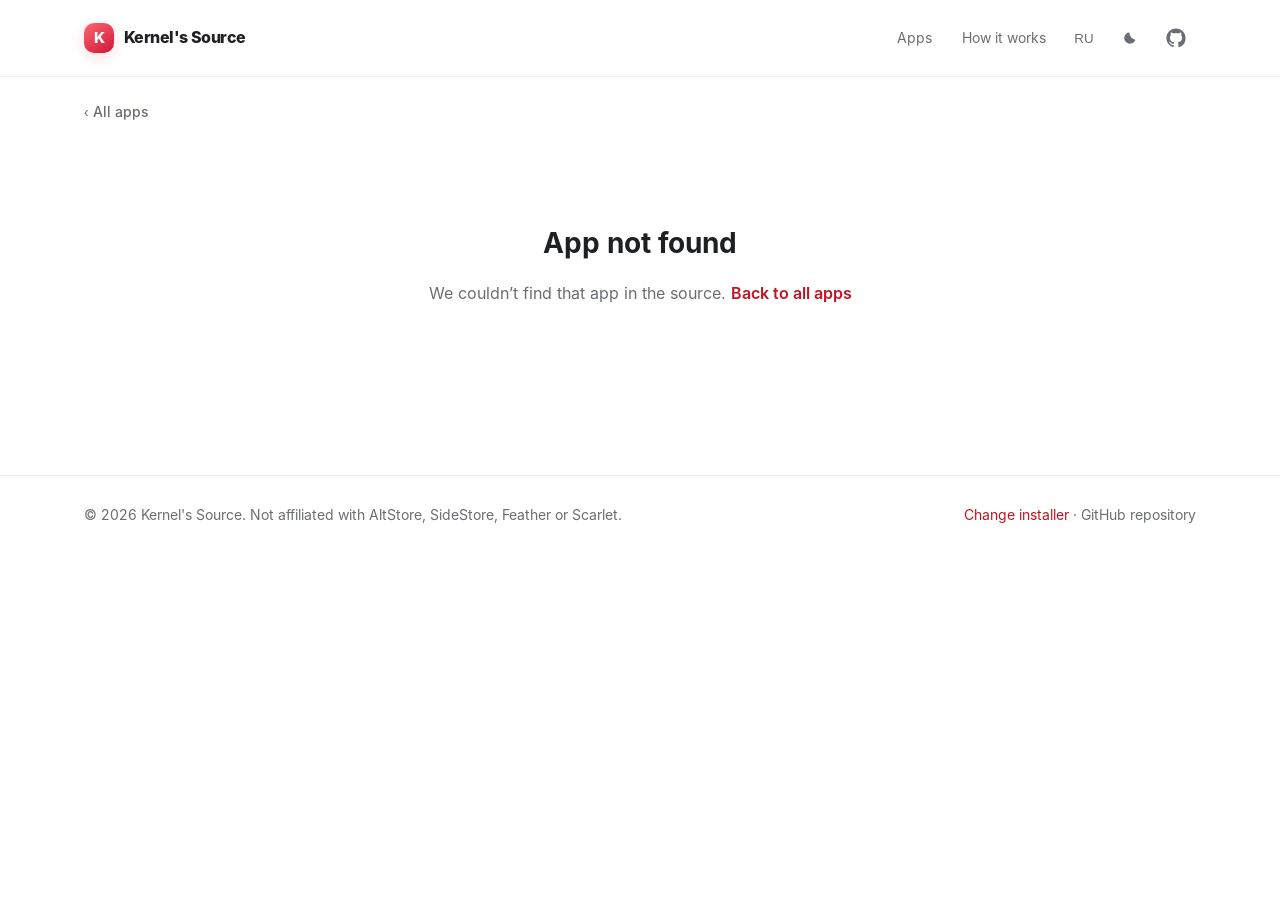
<file: app.html>
<!DOCTYPE html>
<html lang="en">
<head>
<meta charset="utf-8">
<meta name="viewport" content="width=device-width, initial-scale=1, viewport-fit=cover">
<title>App — Kernel's Source</title>
<meta name="theme-color" content="#e11d2e">
<link rel="icon" href="data:image/svg+xml,%3Csvg xmlns='http://www.w3.org/2000/svg' viewBox='0 0 100 100'%3E%3Crect width='100' height='100' rx='24' fill='%23e11d2e'/%3E%3Ctext x='50' y='68' font-size='56' text-anchor='middle' fill='white' font-family='sans-serif' font-weight='800'%3EK%3C/text%3E%3C/svg%3E">
<script src="https://telegram.org/js/telegram-web-app.js"></script>
<style>
@font-face{font-family:Inter;font-weight:400;font-style:normal;font-display:swap;src:url(assets/fonts/inter-400.woff) format("woff")}
@font-face{font-family:Inter;font-weight:500;font-style:normal;font-display:swap;src:url(assets/fonts/inter-500.woff) format("woff")}
@font-face{font-family:Inter;font-weight:600;font-style:normal;font-display:swap;src:url(assets/fonts/inter-600.woff) format("woff")}
@font-face{font-family:Inter;font-weight:700;font-style:normal;font-display:swap;src:url(assets/fonts/inter-700.woff) format("woff")}
@font-face{font-family:Inter;font-weight:800;font-style:normal;font-display:swap;src:url(assets/fonts/inter-800.woff) format("woff")}
:root{
  --bg:#ffffff; --surface:#ffffff; --tint:#fff4f5; --line:#ececee; --line-strong:#e0e0e4;
  --text:#1f2023; --muted:#6b6d76; --red:#e11d2e; --red-dark:#bf1523; --red-soft:#ffe3e6;
  --shadow:0 1px 2px rgba(31,32,35,.04),0 8px 24px -12px rgba(31,32,35,.12);
  --ring:rgba(225,29,46,.35); color-scheme:light;
}
@media (prefers-color-scheme:dark){
  :root:not([data-theme="light"]){
    --bg:#141316; --surface:#1b1a1e; --tint:#241719; --line:#2a292e; --line-strong:#38363d;
    --text:#f3f2f4; --muted:#a2a1aa; --red:#ff3b4d; --red-dark:#ff6b79; --red-soft:#3a1a1e;
    --shadow:0 1px 2px rgba(0,0,0,.3),0 8px 24px -12px rgba(0,0,0,.5); color-scheme:dark;
  }
}
:root[data-theme="dark"]{
  --bg:#141316; --surface:#1b1a1e; --tint:#241719; --line:#2a292e; --line-strong:#38363d;
  --text:#f3f2f4; --muted:#a2a1aa; --red:#ff3b4d; --red-dark:#ff6b79; --red-soft:#3a1a1e;
  --shadow:0 1px 2px rgba(0,0,0,.3),0 8px 24px -12px rgba(0,0,0,.5); color-scheme:dark;
}
*{box-sizing:border-box}
html{scroll-padding-top:72px;scroll-behavior:smooth;-webkit-text-size-adjust:100%}
body{margin:0;background:var(--bg);color:var(--text);font-family:Inter,-apple-system,BlinkMacSystemFont,"Segoe UI",Roboto,sans-serif;line-height:1.6;-webkit-font-smoothing:antialiased;padding-bottom:env(safe-area-inset-bottom,0px);overflow-x:hidden}
body.lock{overflow:hidden}
a{color:inherit;text-decoration:none}
img{max-width:100%}
:focus-visible{outline:3px solid var(--ring);outline-offset:2px;border-radius:8px}
.wrap{max-width:1040px;margin:0 auto;padding:0 max(24px,env(safe-area-inset-left,0px)) 0 max(24px,env(safe-area-inset-right,0px))}
.hidden{display:none!important}

/* modal */
.modal-overlay{position:fixed;inset:0;z-index:1000;background:rgba(0,0,0,.7);backdrop-filter:blur(8px);display:flex;align-items:center;justify-content:center;padding:20px;overflow-y:auto}
.modal-card{position:relative;background:var(--surface);border:1px solid var(--line);border-radius:24px;padding:32px 24px 24px;max-width:400px;width:100%;max-height:100%;overflow-y:auto;text-align:center;box-shadow:var(--shadow)}
.modal-card h2{font-size:22px;margin:0 0 8px}
.modal-card p{font-size:14px;color:var(--muted);margin:0 0 20px}
.modal-x{position:absolute;top:10px;right:10px;width:34px;height:34px;border-radius:10px;border:0;background:none;color:var(--muted);font-size:22px;line-height:1;cursor:pointer}
.modal-x:hover{background:var(--tint);color:var(--text)}
.client-opt-btn{width:100%;padding:12px 16px;border-radius:14px;font:600 15px Inter,sans-serif;border:1px solid var(--line);background:var(--tint);color:var(--text);cursor:pointer;margin-bottom:10px;display:flex;align-items:center;transition:border-color .15s,background .15s}
.client-opt-btn:hover{border-color:var(--red);background:var(--red-soft)}
.client-opt-btn.sel{border-color:var(--red)}
.client-opt-btn .ci{width:30px;height:30px;border-radius:8px;flex:none;display:grid;place-items:center;overflow:hidden;background:var(--red);color:#fff;font-weight:800;font-size:14px;position:relative}
.client-opt-btn .ci img{position:absolute;inset:0;width:100%;height:100%;object-fit:cover}
.client-opt-btn .ci svg{width:18px;height:18px}
.client-opt-btn span.t{flex:1;text-align:left;margin-left:12px}

/* nav */
nav{position:sticky;top:0;z-index:10;padding-top:env(safe-area-inset-top,0px);background:color-mix(in srgb,var(--bg) 88%,transparent);-webkit-backdrop-filter:blur(12px);backdrop-filter:blur(12px);border-bottom:1px solid var(--line)}
.nav-in{display:flex;align-items:center;justify-content:space-between;height:64px}
.brand{display:flex;align-items:center;gap:10px;font-weight:700;letter-spacing:-.01em}
.logo{width:30px;height:30px;border-radius:9px;background:var(--red);display:grid;place-items:center;color:#fff;font-weight:800;font-size:15px;overflow:hidden;position:relative}
.logo img{position:absolute;inset:0;width:100%;height:100%;object-fit:cover}
.nav-r{display:flex;align-items:center;gap:6px}
.icon-btn{width:40px;height:40px;border-radius:10px;display:grid;place-items:center;color:var(--muted);border:1px solid transparent;background:none;cursor:pointer}
.icon-btn:hover{color:var(--text);border-color:var(--line);background:var(--tint)}
.nav-link{font-size:14px;color:var(--muted);padding:8px 12px;border-radius:10px}
.nav-link:hover{color:var(--text);background:var(--tint)}
::view-transition-old(root),::view-transition-new(root){animation:none;mix-blend-mode:normal}
::view-transition-old(root){z-index:1}::view-transition-new(root){z-index:2}
.theme-ic{overflow:visible}
.theme-ic .core{transform-origin:12px 12px;transform:scale(1);transition:transform .6s cubic-bezier(.4,0,.2,1)}
.theme-ic .cut{transform:translate(16px,-16px);transition:transform .6s cubic-bezier(.4,0,.2,1)}
.theme-ic .rays{transform-origin:12px 12px;transition:transform .6s cubic-bezier(.4,0,.2,1),opacity .4s}
:root[data-theme="light"] .theme-ic .core{transform:scale(1.55)}
:root[data-theme="light"] .theme-ic .cut{transform:translate(0,0)}
:root[data-theme="light"] .theme-ic .rays{transform:rotate(-90deg) scale(.4);opacity:0}
:root[data-theme="dark"] .theme-ic .rays{transform:rotate(0) scale(1);opacity:1}
.icon-btn.glow{animation:glow .9s ease-out}
@keyframes glow{0%{box-shadow:0 0 0 0 var(--glow),0 0 12px 2px var(--glow)}100%{box-shadow:0 0 0 34px transparent,0 0 40px 22px transparent}}

/* app page */
.back{display:inline-flex;align-items:center;gap:6px;margin-top:24px;font-size:14px;font-weight:500;color:var(--muted)}
.back:hover{color:var(--red)}
.ahead{display:flex;gap:24px;align-items:center;padding:24px 0 28px}
.aicon{position:relative;overflow:hidden;width:112px;height:112px;border-radius:26px;flex:none;display:grid;place-items:center;color:#fff;font-weight:800;font-size:44px;background:linear-gradient(145deg,var(--red),#7d0c17);box-shadow:var(--shadow)}
.aicon img{position:absolute;inset:0;width:100%;height:100%;object-fit:cover}
.ainfo{flex:1;min-width:0}
.ainfo h1{margin:0;font-size:clamp(26px,5vw,38px);line-height:1.1;letter-spacing:-.03em;font-weight:800}
.beta{display:inline-block;vertical-align:middle;margin-left:10px;font:700 12px Inter,sans-serif;letter-spacing:.02em;color:var(--red-dark);background:color-mix(in srgb,var(--red) 12%,transparent);border:1px solid color-mix(in srgb,var(--red) 32%,transparent);padding:1px 9px;border-radius:99px}
.sub{margin:6px 0 0;color:var(--muted);font-size:15px}
.dev{margin:2px 0 0;color:var(--red-dark);font-size:14px;font-weight:600}
.get{display:inline-block;margin-top:16px;font:700 15px Inter,sans-serif;color:#fff;background:var(--red);padding:10px 34px;border-radius:99px;transition:background .15s,transform .15s}
.get:hover{background:var(--red-dark)}
.get:active{transform:scale(.97)}
.stats{display:flex;border:1px solid var(--line);border-radius:16px;background:var(--surface);box-shadow:var(--shadow);overflow:hidden}
.stat{flex:1;min-width:0;padding:14px 8px;text-align:center;border-left:1px solid var(--line)}
.stat:first-child{border-left:0}
.stat small{display:block;font-size:11px;font-weight:600;letter-spacing:.04em;text-transform:uppercase;color:var(--muted)}
.stat b{display:block;font-size:15px;margin-top:2px;white-space:nowrap;overflow:hidden;text-overflow:ellipsis}
.blk{margin-top:36px;padding-top:28px;border-top:1px solid var(--line)}
.blk h2{font-size:22px;letter-spacing:-.02em;line-height:1.2;margin:0 0 14px}
.blk-head{display:flex;justify-content:space-between;align-items:baseline;gap:12px;margin-bottom:14px}
.blk-head h2{margin:0}
.blk-head span{font-size:13px;color:var(--muted)}
.shots{display:flex;gap:12px;overflow-x:auto;scroll-snap-type:x mandatory;scrollbar-width:none;margin:0 -24px;padding:0 24px}
.shots::-webkit-scrollbar{display:none}
.shots img{height:380px;width:auto;flex:none;scroll-snap-align:start;border-radius:20px;border:1px solid var(--line);background:var(--tint)}
.txt{margin:0;color:var(--muted);font-size:15px;white-space:pre-line}
.clamp .txt{display:-webkit-box;-webkit-line-clamp:5;-webkit-box-orient:vertical;overflow:hidden}
.more{margin-top:8px;font:600 14px Inter,sans-serif;color:var(--red-dark);background:none;border:0;padding:0;cursor:pointer}
.vlist{display:grid;gap:12px}
.vrow{background:var(--surface);border:1px solid var(--line);border-radius:16px;padding:16px 18px;display:flex;gap:16px;align-items:flex-start;justify-content:space-between}
.vrow h3{margin:0;font-size:15px}
.vrow .meta{font-size:13px;color:var(--muted)}
.vrow .txt{font-size:13px;margin-top:6px}
.vget{flex:none;font:700 13px Inter,sans-serif;color:var(--red-dark);background:var(--red-soft);padding:7px 18px;border-radius:99px;transition:background .15s,color .15s}
.vget:hover{background:var(--red);color:#fff}
.state{padding:96px 0;text-align:center;color:var(--muted)}
.state h1{color:var(--text);margin:0 0 8px;font-size:28px}
.state a{color:var(--red-dark);font-weight:600}

footer{margin-top:56px;border-top:1px solid var(--line);padding:28px 0 40px;color:var(--muted);font-size:14px}
.foot-in{display:flex;justify-content:space-between;gap:16px;flex-wrap:wrap}
.foot-in a:hover{color:var(--red)}
.foot-in .chg{color:var(--red-dark)}
.toast{position:fixed;left:50%;bottom:calc(24px + env(safe-area-inset-bottom,0px));transform:translate(-50%,20px);max-width:calc(100% - 32px);text-align:center;background:var(--text);color:var(--bg);padding:10px 18px;border-radius:12px;font-size:14px;font-weight:500;opacity:0;pointer-events:none;transition:.2s;z-index:2000}
.toast.on{opacity:1;transform:translate(-50%,0)}
@media (max-width:560px){.nav-link{display:none}.ahead{gap:16px}.aicon{width:88px;height:88px;border-radius:21px;font-size:36px}.shots img{height:320px}.stat b{font-size:13px}}
@media (prefers-reduced-motion:reduce){*{transition:none!important;scroll-behavior:auto!important}}
</style>
<link rel="stylesheet" href="assets/offline.css">
<link rel="stylesheet" href="assets/showcase.css">
</head>
<body class="app-page">

<div id="onboardingModal" class="modal-overlay hidden" role="dialog" aria-modal="true" aria-labelledby="mTitle">
  <div class="modal-card">
    <button class="modal-x" type="button" data-en-aria="Close" aria-label="Close" onclick="closeModal()">×</button>
    <h2 id="mTitle" data-en="Choose installer">Choose installer</h2>
    <p data-en="Select your sideloading client so the buttons open the right app.">Select your sideloading client so the buttons open the right app.</p>
    <div id="clientList"></div>
  </div>
</div>

<nav>
  <div class="wrap nav-in">
    <a class="brand" href="index.html" data-en-aria="Kernel's Source home" aria-label="Kernel's Source home">
      <span class="logo" aria-hidden="true">K</span>
      Kernel's Source
    </a>
    <div class="nav-r">
      <a class="nav-link" href="index.html#apps" data-en="Apps">Apps</a>
      <a class="nav-link" href="index.html#how" data-en="How it works">How it works</a>
      <button class="icon-btn" id="langBtn" type="button" onclick="toggleLang()">RU</button>
      <button class="icon-btn" id="themeBtn" type="button" onclick="toggleTheme()"><svg class="theme-ic" width="20" height="20" viewBox="0 0 24 24" fill="none" stroke="currentColor" stroke-width="2" stroke-linecap="round" aria-hidden="true"><mask id="moonMask"><rect x="-4" y="-4" width="32" height="32" fill="#fff"/><circle class="cut" cx="17" cy="8" r="5.5" fill="#000" stroke="none"/></mask><circle class="core" cx="12" cy="12" r="4.5" fill="currentColor" stroke="none" mask="url(#moonMask)"/><g class="rays"><path d="M12 2v2.2M12 19.8V22M4.9 4.9l1.5 1.5M17.6 17.6l1.5 1.5M2 12h2.2M19.8 12H22M4.9 19.1l1.5-1.5M17.6 6.4l1.5-1.5"/></g></svg></button>
      <a class="icon-btn" href="https://github.com/kkerneldev/repkernel" data-en-aria="View repository on GitHub" aria-label="View repository on GitHub" target="_blank" rel="noopener">
        <svg width="20" height="20" viewBox="0 0 24 24" fill="currentColor"><path d="M12 .5C5.65.5.5 5.65.5 12c0 5.08 3.29 9.39 7.86 10.91.58.1.79-.25.79-.56v-2c-3.2.7-3.87-1.37-3.87-1.37-.52-1.33-1.28-1.69-1.28-1.69-1.04-.71.08-.7.08-.7 1.15.08 1.76 1.18 1.76 1.18 1.03 1.76 2.69 1.25 3.35.96.1-.74.4-1.25.73-1.54-2.55-.29-5.24-1.28-5.24-5.69 0-1.26.45-2.28 1.18-3.09-.12-.29-.51-1.46.11-3.05 0 0 .97-.31 3.17 1.18a11 11 0 0 1 5.78 0c2.2-1.49 3.17-1.18 3.17-1.18.62 1.59.23 2.76.11 3.05.74.81 1.18 1.83 1.18 3.09 0 4.42-2.69 5.39-5.25 5.68.41.36.78 1.06.78 2.14v3.17c0 .31.21.67.8.56A11.5 11.5 0 0 0 23.5 12C23.5 5.65 18.35.5 12 .5z"/></svg>
      </a>
    </div>
  </div>
</nav>

<main class="wrap" id="main">
  <a class="back" href="index.html#apps" data-en="‹ All apps">‹ All apps</a>
  <div id="app"><div class="state">Loading…</div></div>
</main>

<footer>
  <div class="wrap foot-in">
    <span>© <span id="yr"></span> <span data-en="Kernel's Source. Not affiliated with AltStore, SideStore, Feather or Scarlet.">Kernel's Source. Not affiliated with AltStore, SideStore, Feather or Scarlet.</span></span>
    <span><a class="chg" href="#" onclick="openModal(); return false;" data-en="Change installer">Change installer</a> · <a href="https://github.com/kkerneldev/repkernel" target="_blank" rel="noopener" data-en="GitHub repository">GitHub repository</a></span>
  </div>
</footer>
<div class="toast" id="toast" role="status" aria-live="polite"></div>

<script src="assets/offline.js"></script>
<script>
const SOURCE_URL = "https://rep.kerneldev.qzz.io/source.json";
const LOGOS = { altstore:"assets/logos/AltStore-logo.png", sidestore:"assets/logos/sidestore-logo.png", feather:"assets/logos/feather-logo.png", scarlet:"assets/logos/scarlet-logo.png" };
const enc = encodeURIComponent;
const CLIENTS = {
  altstore:  { name:"AltStore",  add:u => "altstore://source?url=" + enc(u),   get:(u,ipa) => "altstore://install?url=" + enc(ipa) },
  sidestore: { name:"SideStore", add:u => "sidestore://source?url=" + enc(u),  get:(u,ipa) => "sidestore://install?url=" + enc(ipa) },
  feather:   { name:"Feather",   add:u => "feather://source/" + u,            get:null },
  scarlet:   { name:"Scarlet",   add:u => "scarlet://add-source?url=" + enc(u), get:null },
  direct:    { name:"Direct links / TrollStore", add:null, get:null }
};
const DL = '<svg viewBox="0 0 24 24" fill="none" stroke="currentColor" stroke-width="2" stroke-linecap="round" stroke-linejoin="round" aria-hidden="true"><path d="M12 3v12m0 0l-4-4m4 4l4-4M5 20h14"/></svg>';
const esc = s => String(s == null ? "" : s).replace(/[&<>"']/g, c => ({"&":"&amp;","<":"&lt;",">":"&gt;",'"':"&quot;","'":"&#39;"}[c]));
const $ = id => document.getElementById(id);
const store = {
  get(k){ try { return localStorage.getItem(k); } catch(e){ return null; } },
  set(k,v){ try { localStorage.setItem(k,v); } catch(e){} }
};

const TEXT = {
  "App":"Приложение", "Close":"Закрыть", "Choose installer":"Выберите установщик",
  "Select your sideloading client so the buttons open the right app.":"Выберите клиент для установки, чтобы кнопки открывали нужное приложение.",
  "Kernel's Source home":"Главная Kernel's Source", "Apps":"Приложения", "How it works":"Как это работает",
  "View repository on GitHub":"Открыть репозиторий на GitHub", "‹ All apps":"‹ Все приложения",
  "Kernel's Source. Not affiliated with AltStore, SideStore, Feather or Scarlet.":"Kernel's Source. Не связан с AltStore, SideStore, Feather или Scarlet.",
  "Change installer":"Сменить установщик", "GitHub repository":"Репозиторий GitHub",
  "Switch to light theme":"Включить светлую тему", "Switch to dark theme":"Включить тёмную тему",
  "Direct links / TrollStore":"Прямые ссылки / TrollStore", "Version":"Версия", "Size":"Размер", "Updated":"Обновлено",
  "Beta":"Бета", "Get":"Скачать", "Preview":"Скриншоты", "What’s New":"Что нового", "Description":"Описание",
  "more":"ещё", "less":"свернуть", "Version history":"История версий", "Loading…":"Загрузка…",
  "App not found":"Приложение не найдено", "We couldn’t find that app in the source.":"Не удалось найти это приложение в источнике.",
  "Back to all apps":"К списку приложений", "Opening in your browser…":"Открываем в браузере…",
  "Copy the source link and add it manually.":"Скопируйте ссылку на источник и добавьте его вручную.",
  "Nothing opened? Add the source from the main page manually.":"Ничего не открылось? Добавьте источник вручную с главной страницы.",
  "Couldn’t load the source":"Не удалось загрузить источник", "Check your connection and reload the page.":"Проверьте подключение и обновите страницу."
};
const savedLang = store.get("lang");
let lang = ["ru", "en"].includes(savedLang) ? savedLang : (/^ru\b/i.test(navigator.language || "") ? "ru" : "en");
const tr = text => lang === "ru" ? (TEXT[text] || text) : text;
function localized(obj, field, translations){
  return (obj[translations] && (obj[translations][lang] || obj[translations].en)) || obj[field] || "";
}
function translateStatic(){
  document.documentElement.lang = lang;
  document.querySelectorAll("[data-en]").forEach(el => { el.textContent = tr(el.dataset.en); });
  document.querySelectorAll("[data-en-aria]").forEach(el => { el.setAttribute("aria-label", tr(el.dataset.enAria)); });
  $("langBtn").textContent = lang === "ru" ? "EN" : "RU";
  $("langBtn").setAttribute("aria-label", lang === "ru" ? "Switch to English" : "Переключить на русский");
}
function toggleLang(){
  lang = lang === "ru" ? "en" : "ru"; store.set("lang", lang);
  translateStatic(); applyTheme(); renderClientList();
  if (APP) render(); else renderState();
}

const tg = window.Telegram && window.Telegram.WebApp && window.Telegram.WebApp.initData ? window.Telegram.WebApp : null;
if (tg) { try { tg.ready(); tg.expand(); } catch(e){} }

/* theme */
const mq = window.matchMedia("(prefers-color-scheme: dark)");
function currentTheme(){ return store.get("theme") || (mq.matches ? "dark" : "light"); }
function applyTheme(){
  const t = currentTheme();
  document.documentElement.setAttribute("data-theme", t);
  $("themeBtn").setAttribute("aria-label", tr(t === "dark" ? "Switch to light theme" : "Switch to dark theme"));
}
function toggleTheme(){
  const next = currentTheme() === "dark" ? "light" : "dark";
  const btn = $("themeBtn"), r = btn.getBoundingClientRect();
  const x = r.left + r.width / 2, y = r.top + r.height / 2;
  const end = Math.hypot(Math.max(x, innerWidth - x), Math.max(y, innerHeight - y));
  const swap = () => { store.set("theme", next); applyTheme(); };
  btn.style.setProperty("--glow", next === "light" ? "#ffc933" : "#8b9bff");
  btn.classList.remove("glow"); void btn.offsetWidth; btn.classList.add("glow");
  if (!document.startViewTransition || matchMedia("(prefers-reduced-motion: reduce)").matches) { swap(); return; }
  const t = document.startViewTransition(swap);
  t.ready.then(() => document.documentElement.animate(
    { clipPath: [`circle(0px at ${x}px ${y}px)`, `circle(${end}px at ${x}px ${y}px)`] },
    { duration: 800, easing: "cubic-bezier(.22,.7,.2,1)", pseudoElement: "::view-transition-new(root)" }
  )).catch(() => {});
}
if (mq.addEventListener) mq.addEventListener("change", () => { if (!store.get("theme")) applyTheme(); });

/* installer choice */
let preferredClient = store.get("preferred_sideload_client");
if (!CLIENTS[preferredClient]) preferredClient = null;
function renderClientList(){
  $("clientList").innerHTML = Object.keys(CLIENTS).map(k => {
    const icon = LOGOS[k] ? `${esc(CLIENTS[k].name[0])}<img src="${LOGOS[k]}" alt="" onerror="this.remove()">` : DL;
    return `<button type="button" class="client-opt-btn${k === preferredClient ? " sel" : ""}" onclick="setClient('${k}')"><span class="ci">${icon}</span><span class="t">${esc(tr(CLIENTS[k].name))}</span></button>`;
  }).join("");
}
function openModal(){ renderClientList(); $("onboardingModal").classList.remove("hidden"); document.body.classList.add("lock"); }
function closeModal(){ $("onboardingModal").classList.add("hidden"); document.body.classList.remove("lock"); }
function setClient(c){ store.set("preferred_sideload_client", c); preferredClient = c; closeModal(); if (APP) render(); }
document.addEventListener("keydown", e => { if (e.key === "Escape") closeModal(); });
$("onboardingModal").addEventListener("click", e => { if (e.target === e.currentTarget) closeModal(); });
function addLink(){
  const c = CLIENTS[preferredClient];
  return (c && c.add ? c.add : CLIENTS.altstore.add)(SOURCE_URL);
}
function getLink(ipa){
  if (preferredClient === "direct") return ipa;
  const c = CLIENTS[preferredClient];
  return c && c.get ? c.get(SOURCE_URL, ipa) : addLink();
}

/* helpers */
const fmtDate = x => { const d = new Date(x); return isNaN(d) ? "" : d.toLocaleDateString(lang, { month:"short", day:"numeric", year:"numeric" }); };
const fmtSize = n => n ? new Intl.NumberFormat(lang, {minimumFractionDigits:1, maximumFractionDigits:1}).format(n / 1048576) + (lang === "ru" ? " МБ" : " MB") : "";

/* page */
let APP = null;
let pageState = "loading";
function renderState(){
  const title = pageState === "missing" ? "App not found" : pageState === "error" ? "Couldn’t load the source" : "App";
  document.title = tr(title) + " — Kernel's Source";
  $("app").innerHTML = pageState === "loading" ? '<div class="state">' + esc(tr("Loading…")) + '</div>' :
    '<div class="state"><h1>' + esc(tr(title)) + '</h1><p>' + esc(tr(pageState === "missing" ? "We couldn’t find that app in the source." : "Check your connection and reload the page.")) +
    ' <a href="index.html#apps">' + esc(tr("Back to all apps")) + '</a></p></div>';
}
function render(){
  const a = APP, v = a.versions[0];
  const accent = a.bundleIdentifier === "org.ayugram.app" ? "#6385dc" : a.bundleIdentifier === "me.keet.HDRezka" ? "#ef702e" : "#e11d2e";
  document.getElementById("main").style.setProperty("--app-accent", accent);
  const localIcon = ["org.ayugram.app", "me.keet.HDRezka"].includes(a.bundleIdentifier) ? "assets/apps/" + a.bundleIdentifier + ".png" : a.iconURL;
  document.title = a.name + " \u2014 Kernel's Source";
  const shots = (a.screenshotURLs || a.screenshots || []).map(x => typeof x === "string" ? x : (x && x.imageURL)).filter(Boolean).map(shot => {
    const prefix = "https://github.com/kkerneldev/repkernel/blob/main/screenshots/";
    return shot.startsWith(prefix) ? "screenshots/" + shot.slice(prefix.length).split("?")[0] : shot;
  });
  const date = fmtDate(v.date || v.versionDate), size = fmtSize(v.size);
  const stats = [["Version", v.version], ["Size", size], ["Updated", date], ["iOS", v.minOSVersion ? v.minOSVersion + "+" : ""]].filter(s => s[1]);
  const notes = localized(v, "localizedDescription", "localizedDescriptions").trim();
  const subtitle = localized(a, "subtitle", "localizedSubtitles");
  const desc = (localized(a, "localizedDescription", "localizedDescriptions") || subtitle).trim();
  const older = a.versions.slice(1);
  $("app").innerHTML = `
    <div class="ahead">
      <div class="aicon" aria-hidden="true">${esc(a.name[0])}${localIcon ? `<img src="${esc(localIcon)}" alt="" referrerpolicy="no-referrer" onerror="this.remove()">` : ""}</div>
      <div class="ainfo">
        <h1>${esc(a.name)}${a.beta ? '<span class="beta">' + esc(tr("Beta")) + '</span>' : ""}</h1>
        ${subtitle ? `<p class="sub">${esc(subtitle)}</p>` : ""}
        ${a.developerName ? `<p class="dev">${esc(a.developerName)}</p>` : ""}
        <a class="get" href="${esc(getLink(v.downloadURL))}" aria-label="${esc(tr("Get") + " " + a.name)}">${esc(tr("Get"))}</a>
      </div>
    </div>
    <div class="stats">${stats.map(s => `<div class="stat"><small>${esc(tr(s[0]))}</small><b>${esc(s[1])}</b></div>`).join("")}</div>
    ${shots.length ? `<div class="blk"><h2>${esc(tr("Preview"))}</h2><div class="shots">${shots.map(u => `<img src="${esc(u)}" alt="" loading="lazy" referrerpolicy="no-referrer" onerror="this.remove()">`).join("")}</div></div>` : ""}
    ${notes ? `<div class="blk"><div class="blk-head"><h2>${esc(tr("What’s New"))}</h2><span>${esc(tr("Version"))} ${esc(v.version)}${date ? " \u00b7 " + esc(date) : ""}</span></div><p class="txt">${esc(notes)}</p></div>` : ""}
    ${desc ? `<div class="blk" id="descBlk"><h2>${esc(tr("Description"))}</h2><div class="clamp" id="descBox"><p class="txt">${esc(desc)}</p></div><button class="more hidden" id="moreBtn" type="button">${esc(tr("more"))}</button></div>` : ""}
    ${older.length ? `<div class="blk"><h2>${esc(tr("Version history"))}</h2><div class="vlist">${older.map(o => `
      <div class="vrow"><div><h3>${esc(o.version)}</h3><div class="meta">${esc([fmtDate(o.date || o.versionDate), fmtSize(o.size)].filter(Boolean).join(" \u00b7 "))}</div>${localized(o, "localizedDescription", "localizedDescriptions") ? `<p class="txt">${esc(localized(o, "localizedDescription", "localizedDescriptions").trim())}</p>` : ""}</div>
      <a class="vget" href="${esc(getLink(o.downloadURL))}" aria-label="${esc(tr("Get") + " " + tr("Version") + " " + o.version)}">${esc(tr("Get"))}</a></div>`).join("")}</div></div>` : ""}`;
  const box = $("descBox"), btn = $("moreBtn");
  if (box && btn && box.scrollHeight > box.clientHeight + 2) {
    btn.classList.remove("hidden");
    btn.onclick = () => { const open = box.classList.toggle("clamp") === false; btn.textContent = tr(open ? "less" : "more"); };
  }
}

/* toast + custom-scheme handling */
let tt;
function showToast(msg){ const t = $("toast"); t.textContent = tr(msg); t.classList.add("on"); clearTimeout(tt); tt = setTimeout(() => t.classList.remove("on"), 2600); }
document.addEventListener("click", e => {
  const a = e.target.closest("a[href]");
  if (!a) return;
  const href = a.getAttribute("href");
  const isCustom = /^[a-z][a-z0-9+.-]*:/i.test(href) && !/^https?:/i.test(href);
  if (tg && typeof tg.openLink === "function" && (isCustom || /\.ipa($|\?)/i.test(href))) {
    e.preventDefault();
    const target = /^https?:/.test(href) ? href : new URL("open.html?u=" + encodeURIComponent(href), location.href).href;
    try { tg.openLink(target); showToast("Opening in your browser\u2026"); } catch (_) { showToast("Copy the source link and add it manually."); }
    return;
  }
  if (!isCustom) return;
  let left = false;
  const onHide = () => { left = true; };
  document.addEventListener("visibilitychange", onHide, { once:true });
  window.addEventListener("blur", onHide, { once:true });
  setTimeout(() => { if (!left) showToast("Nothing opened? Add the source from the main page manually."); }, 1800);
});

/* init */
$("yr").textContent = new Date().getFullYear();
translateStatic();
applyTheme();
renderState();
const q = new URLSearchParams(location.search).get("id");
function loadApp(){
return window.fetchCatalogue("source.json", { cache:"no-cache" }).then(r => r.ok ? r.json() : Promise.reject()).then(j => {
  const app = (j.apps || []).find(a => a.bundleIdentifier === q || a.name === q);
  if (app && app.versions && app.versions[0]) { APP = app; render(); } else { pageState = "missing"; renderState(); }
}).catch(() => { if (!APP) { pageState = "error"; renderState(); } });
}
loadApp();
window.addEventListener("catalogue-reconnect", loadApp);
</script>
</body>
</html>
</file>
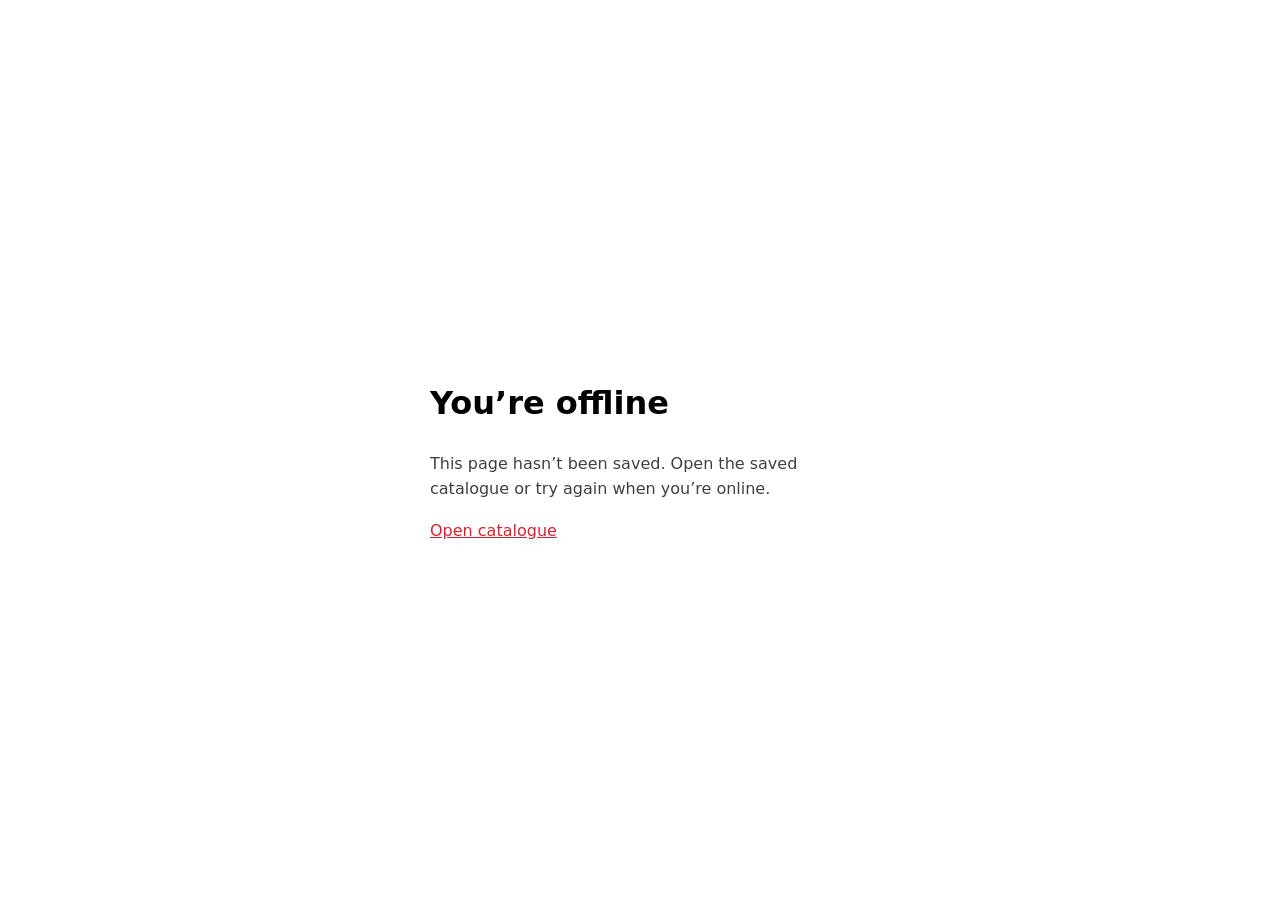
<file: offline.html>
<!DOCTYPE html>
<html lang="en">
<head>
<meta charset="utf-8">
<meta name="viewport" content="width=device-width, initial-scale=1">
<title>Offline — Kernel's Source</title>
<style>
:root{color-scheme:light dark}body{margin:0;min-height:100vh;display:grid;place-items:center;font:16px/1.6 system-ui,sans-serif;padding:24px;box-sizing:border-box}main{max-width:420px}a{color:#e11d2e}p{opacity:.75}
</style>
</head>
<body>
<main><h1 id="title">You’re offline</h1><p id="hint">This page hasn’t been saved. Open the saved catalogue or try again when you’re online.</p><a id="home" href="./index.html">Open catalogue</a></main>
<script>
if (navigator.serviceWorker?.controller) {
  document.getElementById("home").href = new URL("index.html", navigator.serviceWorker.controller.scriptURL).href;
}
let ru = /^ru\b/i.test(navigator.language || "");
try { const saved = localStorage.getItem("lang"); if (saved === "ru" || saved === "en") ru = saved === "ru"; } catch (_) {}
document.documentElement.lang = ru ? "ru" : "en";
if (ru) {
  document.title = "Офлайн — Kernel's Source";
  document.getElementById("title").textContent = "Нет подключения";
  document.getElementById("hint").textContent = "Эта страница не сохранена. Откройте сохранённый каталог или попробуйте снова, когда появится интернет.";
  document.getElementById("home").textContent = "Открыть каталог";
}
</script>
</body>
</html>
</file>
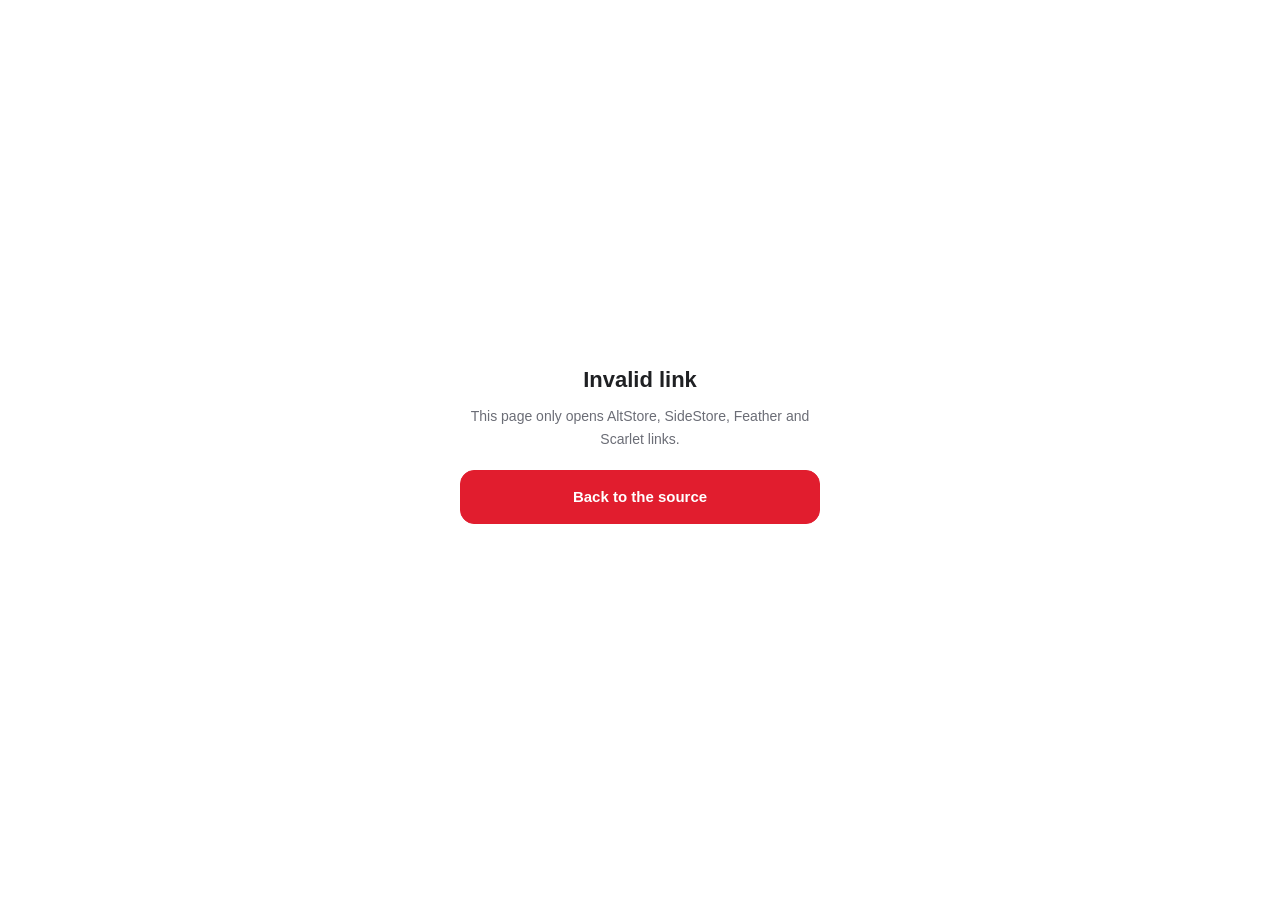
<file: open.html>
<!DOCTYPE html>
<html lang="en">
<head>
<meta charset="utf-8">
<meta name="viewport" content="width=device-width, initial-scale=1, viewport-fit=cover">
<meta name="robots" content="noindex">
<title>Opening… — Kernel's Source</title>
<style>
:root{--bg:#fff;--text:#1f2023;--muted:#6b6d76;--red:#e11d2e;--line:#ececee;color-scheme:light dark}
@media (prefers-color-scheme:dark){:root{--bg:#141316;--text:#f3f2f4;--muted:#a2a1aa;--red:#ff3b4d;--line:#2a292e}}
*{box-sizing:border-box}
body{margin:0;min-height:100vh;display:grid;place-items:center;padding:24px;background:var(--bg);color:var(--text);font:16px/1.6 Inter,-apple-system,"Segoe UI",Roboto,sans-serif;text-align:center}
.c{max-width:360px;width:100%}
h1{font-size:22px;margin:0 0 8px}
p{color:var(--muted);font-size:14px;margin:0 0 20px}
.b{display:block;padding:14px 18px;border-radius:14px;font-weight:700;text-decoration:none;margin-bottom:10px;border:1px solid var(--line);color:var(--text);background:none;width:100%;font-size:15px;font-family:inherit;cursor:pointer}
.b.p{background:var(--red);border-color:var(--red);color:#fff}
code{display:block;font:12px ui-monospace,monospace;color:var(--muted);word-break:break-all;margin-top:14px}
</style>
</head>
<body>
<div class="c">
  <h1 id="t">Opening your installer…</h1>
  <p id="d">If nothing happens, tap the button.</p>
  <a class="b p" id="go" href="#">Open</a>
  <button class="b" id="cp" type="button">Copy source link</button>
  <code id="u"></code>
</div>
<script>
const ALLOWED = ["altstore:", "sidestore:", "feather:", "scarlet:"];
const NAMES = { "altstore:":"AltStore", "sidestore:":"SideStore", "feather:":"Feather", "scarlet:":"Scarlet" };
const raw = new URLSearchParams(location.search).get("u") || "";
let proto = "";
try { proto = new URL(raw).protocol; } catch (e) {}
const go = document.getElementById("go");
if (!ALLOWED.includes(proto)) {
  document.getElementById("t").textContent = "Invalid link";
  document.getElementById("d").textContent = "This page only opens AltStore, SideStore, Feather and Scarlet links.";
  go.href = "/"; go.textContent = "Back to the source";
  document.getElementById("cp").remove();
} else {
  const name = NAMES[proto];
  go.href = raw; go.textContent = "Open in " + name;
  document.getElementById("t").textContent = "Opening " + name + "…";
  document.getElementById("u").textContent = raw;
  document.getElementById("cp").onclick = async function () {
    let src = raw;
    try { src = decodeURIComponent((raw.match(/url=([^&]+)/) || [])[1] || raw.replace(/^feather:\/\/source\//, "")); } catch (e) {}
    try { await navigator.clipboard.writeText(src); this.textContent = "Copied"; } catch (e) { this.textContent = "Copy it from the text below"; }
  };
  setTimeout(() => { location.href = raw; }, 150);
}
</script>
</body>
</html>
</file>
<file: assets/offline.css>
#offline-status{border-bottom:1px solid var(--line,#ececee);background:var(--tint,#fff4f5);color:var(--muted,#6b6d76);font:500 12px/1.5 Inter,-apple-system,BlinkMacSystemFont,"Segoe UI",sans-serif;padding:8px max(24px,env(safe-area-inset-left,0px));text-align:center;overflow-wrap:anywhere}
#offline-status[data-offline="true"]{color:var(--text,#1f2023)}
</file>
<file: assets/showcase.css>
/* Kernel's Source — an app-first showcase. Shared with standalone app pages. */
.wrap{max-width:1160px}
nav{border-bottom-color:color-mix(in srgb,var(--line) 65%,transparent)}
.nav-in{height:76px}
.brand{font-weight:800;letter-spacing:-.035em}
.logo{border-radius:10px;background:linear-gradient(145deg,#ff6570,#cc1738);box-shadow:0 4px 14px #e11d2e26}
.hero{padding-top:64px;padding-bottom:72px;text-align:left}
.hero-layout{display:grid;grid-template-columns:1.15fr 1fr;gap:40px;align-items:center}
.hero-copy{min-width:0}
.hero h1{font-size:clamp(44px,5.7vw,76px);max-width:12ch;margin:24px 0;letter-spacing:-.065em;line-height:1.02}
.hero .sub{max-width:44ch;margin:0 0 28px;font-size:16px;line-height:1.75}
.hero .cta-row{justify-content:flex-start}
.hero .btn{border-radius:16px;background:transparent;font-size:14px}
.hero .pill{background:transparent;border:1px solid var(--line-strong);color:var(--muted);font-size:12px;padding:7px 12px}
.hero .src{margin:28px 0 0;box-shadow:none;border-radius:14px;padding:9px 10px 9px 14px;background:color-mix(in srgb,var(--surface) 80%,var(--tint))}
.hero .src code{font-size:11px}
.hero .desk{margin:16px 0 0;padding:0;gap:14px;border:0;background:transparent}
.hero .desk .qr{width:70px;height:70px;border-radius:9px}
.hero .desk h3{font-size:13px}
.hero .desk p{font-size:12px;max-width:38ch}
.hero-art{position:relative;height:470px;isolation:isolate;min-width:0}
.hero-art::before{content:"";position:absolute;inset:25px -20px 0;background:radial-gradient(ellipse,#f3799633,transparent 67%);z-index:-1}
.orbit{position:absolute;left:50%;top:49%;border:1px solid color-mix(in srgb,var(--red) 12%,var(--line));border-radius:50%;transform:translate(-50%,-50%) rotate(-28deg)}
.orbit-one{width:430px;height:325px}
.orbit-two{width:330px;height:425px}
.kernel-tile{position:absolute;left:39%;top:38%;width:128px;height:128px;border-radius:32px;display:grid;place-items:center;background:linear-gradient(145deg,#ff6674,#ce1238);color:white;font-size:76px;font-weight:800;letter-spacing:-.06em;transform:rotate(-8deg);box-shadow:0 28px 54px -18px #b5204e66,inset 0 1px 2px #ffffff80}
.kernel-tile span{position:absolute;top:143px;width:150px;text-align:center;font-size:11px;letter-spacing:.02em;color:var(--muted)}
.floating-app{position:absolute;display:block;transition:transform .25s}
.floating-app img{display:block;width:142px;height:142px;object-fit:cover;border-radius:33px;box-shadow:0 24px 42px -20px #11111188;border:1px solid #ffffff22}
.floating-app span{display:block;text-align:center;margin-top:13px;color:var(--text);font-size:12px;font-weight:600}
.float-ayu{top:13%;left:8%;transform:rotate(-13deg)}
.float-rezka{right:-1%;bottom:14%;transform:rotate(12deg)}
.float-ayu:hover{transform:rotate(-6deg) translateY(-7px)}
.float-rezka:hover{transform:rotate(5deg) translateY(-7px)}
.art-spark{position:absolute;color:var(--red);font-size:32px;font-weight:400}
.spark-one{top:14%;right:13%}.spark-two{bottom:14%;left:13%;font-size:20px;opacity:.45}
.art-caption{position:absolute;bottom:0;left:0;right:0;text-align:center;font-size:9px;letter-spacing:.24em;color:var(--muted)}
section{padding:72px 0}
h2{font-size:clamp(28px,3.5vw,42px);letter-spacing:-.045em}
.sec-head{margin-bottom:32px}
.sec-head p{font-size:14px}
.count{border:1px solid var(--line);padding:5px 12px;border-radius:99px;font-size:12px}
.grid{grid-template-columns:repeat(2,minmax(0,1fr));gap:24px}
.card{position:relative;gap:16px;padding:30px 30px 24px;border-radius:30px;border:1px solid color-mix(in srgb,var(--app-accent) 18%,var(--line));background:linear-gradient(155deg,color-mix(in srgb,var(--app-accent) 10%,var(--surface)),var(--surface) 70%);box-shadow:none;overflow:hidden;transition:transform .25s,border-color .25s,box-shadow .25s}
.card:hover{transform:translateY(-4px);border-color:color-mix(in srgb,var(--app-accent) 55%,var(--line));box-shadow:0 24px 60px -44px var(--app-accent)}
.card .app-icon{width:66px;height:66px;border-radius:17px;box-shadow:0 7px 18px -12px #0008}
.card .h{font-size:25px;letter-spacing:-.04em}
.card .ver{font-family:inherit;font-size:12px;margin-top:4px}
.card p{font-size:14px;line-height:1.7;flex:none;min-height:48px;max-width:42ch}
.card .beta{font-size:9px;vertical-align:middle}
.card-preview{display:block;position:relative;flex:1;min-height:280px;width:100%;margin:0;border:0;border-radius:18px 18px 0 0;background:radial-gradient(ellipse at 50% 90%,color-mix(in srgb,var(--app-accent) 18%,transparent),transparent 72%);overflow:hidden;cursor:pointer}
.preview-shot{position:absolute;top:22px;width:44%;height:auto;max-width:200px;border-radius:19px;box-shadow:0 16px 40px -12px #0006;border:3px solid #27272b;transition:transform .35s;pointer-events:none}
.shot-0{left:12%;transform:rotate(-9deg)}
.shot-1{right:10%;top:50px;transform:rotate(9deg)}
.card-preview:hover .shot-0{transform:translateY(-8px) rotate(-6deg)}
.card-preview:hover .shot-1{transform:translateY(-5px) rotate(6deg)}
.preview-arrow{position:absolute;bottom:12px;right:8px;width:32px;height:32px;border-radius:50%;display:grid;place-items:center;background:var(--surface);border:1px solid var(--line);font-size:18px;color:var(--muted)}
.card-foot{border-top:1px solid var(--line);padding-top:18px;margin-top:0;gap:10px}
.card .meta{font-size:11px;flex:1 1 140px}
.card .get{background:var(--text);color:var(--bg);padding:10px 23px;font-size:13px}
.card .get:hover{background:var(--red);color:white}
.news{gap:24px}.nc{border-radius:24px;box-shadow:none}.nc .nb{padding:18px 20px}
.steps{gap:24px}.steps li{padding:28px;background:var(--surface);border-radius:24px}
.steps li::before{background:var(--red-soft);color:var(--red-dark);width:38px;height:38px;margin-bottom:24px;font-size:14px}
.faq{max-width:none;display:grid;grid-template-columns:1fr 1fr;gap:0 24px;align-items:start}
.faq details{border-width:0 0 1px;border-radius:0;padding:0 2px}
.faq summary{font-size:14px;padding:22px 0}
.modal-overlay{background:#0d0a15a6}
.modal-card.wide{max-width:760px;border-radius:30px;padding:36px}
.d-head .app-icon{width:84px;height:84px;border-radius:22px}
.d-head h2{font-size:32px}
.d-sec{margin-top:30px}
.d-sec .shots img{border-radius:22px}
.app-page .ahead{margin-top:24px;padding:38px;border-radius:30px;background:linear-gradient(120deg,color-mix(in srgb,var(--app-accent) 13%,var(--surface)),var(--surface));border:1px solid var(--line)}
.app-page .aicon{box-shadow:0 15px 35px -22px #0008}
.app-page .ainfo h1{font-size:clamp(30px,4.8vw,52px);letter-spacing:-.055em}
.app-page .get{background:var(--text);color:var(--bg)}
.app-page .stats{margin-top:24px;box-shadow:none;border-radius:22px}
.app-page .stat{padding:20px 8px}
.app-page .blk{margin-top:44px}
.app-page .blk h2{font-size:28px}
.app-page .shots img{border-radius:24px}
@media(min-width:1300px){.hero-art{height:510px}.floating-app img{width:160px;height:160px}.float-ayu{left:8%}.float-rezka{right:0}}
@media(max-width:800px){
  .hero-layout{gap:12px;grid-template-columns:1.2fr 1fr}
  .hero h1{font-size:54px}.hero-art{height:380px}
  .floating-app img{width:105px;height:105px;border-radius:25px}
  .kernel-tile{width:95px;height:95px;border-radius:25px;font-size:58px;left:34%}
  .kernel-tile span{top:110px;font-size:9px}
  .orbit-one{width:270px;height:230px}.orbit-two{width:220px;height:310px}
  .float-ayu{left:0}.float-rezka{right:0}
  .hero .desk{display:none}
  .card{padding:24px 22px 20px}.card .h{font-size:22px}
  .card-preview{min-height:240px}
}
@media(max-width:600px){
  .nav-in{height:66px}.brand{font-size:14px}.nav-r{gap:0}.icon-btn{width:36px}
  .hero{padding-top:34px;padding-bottom:44px}
  .hero-layout{display:flex;flex-direction:column-reverse;gap:26px}
  .hero-art{width:100%;height:250px;flex:none;max-width:370px;overflow:clip}
  .hero-art::before{inset:0}
  .orbit-one{width:290px;height:190px}.orbit-two{width:220px;height:240px}
  .floating-app img{width:93px;height:93px;border-radius:23px}
  .float-ayu{top:10%;left:8%}.float-rezka{right:4%;bottom:12%}
  .kernel-tile{width:90px;height:90px;left:39%;top:32%;border-radius:24px;font-size:56px}
  .kernel-tile span{display:none}.floating-app span{font-size:10px;margin-top:8px}
  .art-caption{font-size:8px;bottom:0}.spark-one{top:3%;right:18%;font-size:24px}.spark-two{bottom:10%;left:17%}
  .hero-copy{width:100%;text-align:center}
  .hero h1{font-size:clamp(40px,11vw,58px);max-width:13ch;margin:20px auto}
  .hero .sub{font-size:14px;margin:0 auto 24px;max-width:37ch}
  .hero .cta-row{justify-content:center;gap:10px}
  .hero .btn{padding:16px 14px;font-size:12px}
  .hero .src{margin-top:24px}.hero .src code{font-size:10px}
  .hero .src button{font-size:11px;padding:9px 10px}
  section{padding:44px 0}.sec-head{margin-bottom:24px}.sec-head p{font-size:13px}
  .grid{grid-template-columns:1fr;gap:20px}
  .card{padding:26px 24px 22px;border-radius:26px}
  .card .h{font-size:26px}.card p{min-height:0}
  .card-preview{min-height:290px}
  .preview-shot{max-width:190px}
  .faq{grid-template-columns:1fr}
  .steps{gap:14px}.steps li{padding:24px}
  .modal-card.wide{padding:28px 20px}
  .d-head h2{font-size:26px}.d-head .app-icon{width:64px;height:64px;border-radius:17px}
  .app-page .ahead{padding:24px 20px;gap:16px;border-radius:24px}
  .app-page .aicon{width:76px;height:76px;border-radius:19px}
  .app-page .ainfo h1{font-size:30px}
  .app-page .get{padding:9px 22px}
  .app-page .stat{padding:16px 5px}
  .app-page .stat small{font-size:9px}
}
@media(prefers-reduced-motion:reduce){.floating-app,.card,.preview-shot{transition:none}.card:hover{transform:none}}
</file>
